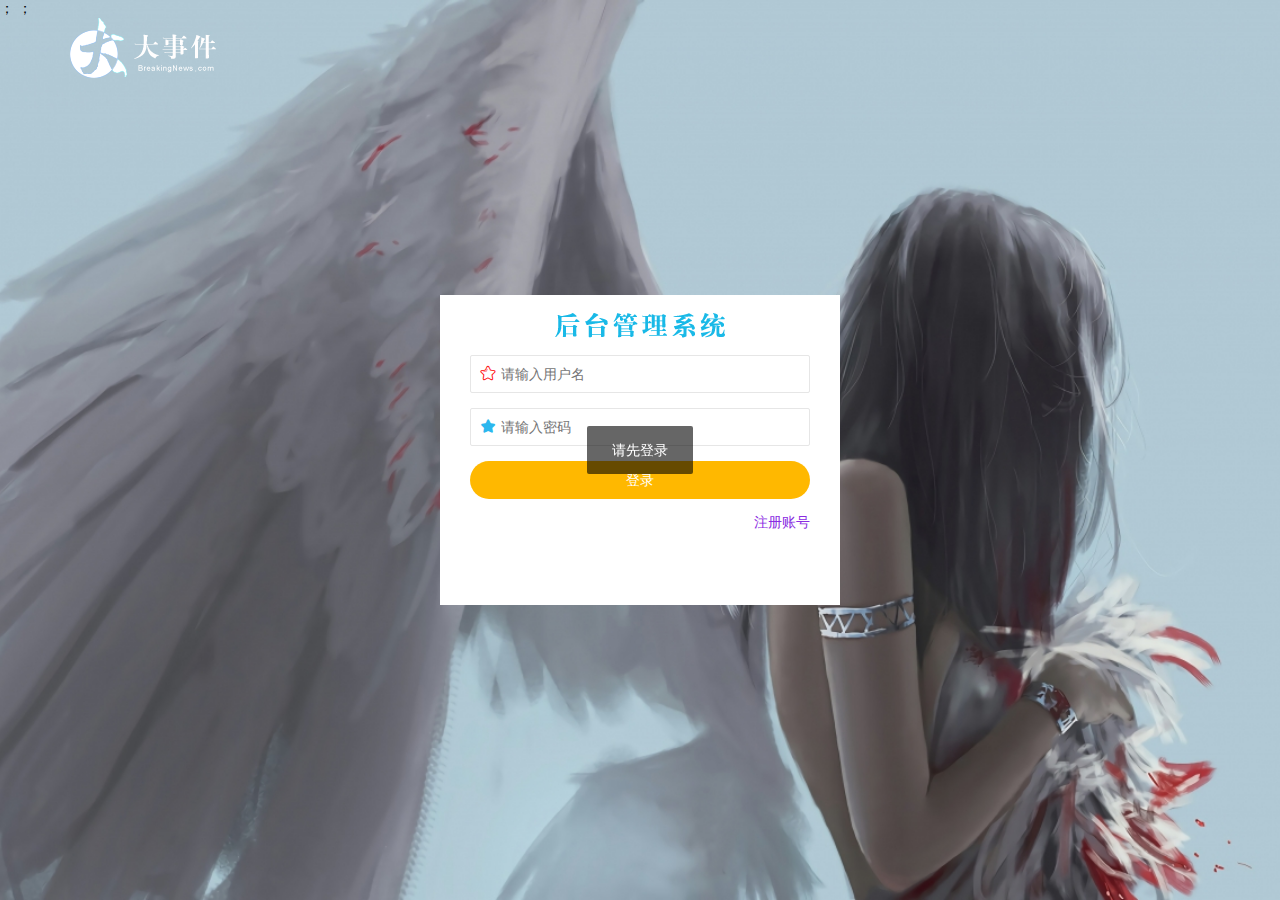
<file: login.html>
<!DOCTYPE html>
<html lang="en">

<head>
    <meta charset="UTF-8">
    <meta name="viewport" content="width=device-width, initial-scale=1.0">
    <title>大事件-登录/注册</title>
    <!-- 导入LayUI的样式 -->
    <link rel="stylesheet" href="./assets/lib/layui/css/layui.css">；
    <!-- 导入自己的样式表 -->
    <link rel="stylesheet" href="./assets/css/login.css">；

</head>

<body>
    <!-- 头部的logo区域 -->
    <div class="layui-main">
        <img src="./assets/images/logo.png" alt="">
    </div>

    <!-- 登录注册区域 -->
    <div class="loginAndRegBox">
        <div class="title-box"></div>
        <!-- 登录的DIV -->
        <div class="login-box">
            <!-- 登录的表单 -->
            <form class="layui-form" id="form-login">
                <!-- 用户名 -->
                <div class="layui-form-item">
                    <div>
                        <i class="layui-icon layui-icon-star" style="color:red;"></i>
                        <input type="text" name="username" required lay-verify="required" placeholder="请输入用户名" autocomplete="off" class="layui-input">
                    </div>
                </div>
                <!-- 密码 -->
                <div class="layui-form-item">
                    <i class="layui-icon layui-icon-star-fill" style="color: rgb(44, 183, 238);"></i>
                    <input type="password" name="password" required lay-verify="required|pwd" placeholder="请输入密码" autocomplete="off" class="layui-input">
                </div>
                <!-- 登录按钮 -->
                <div class="layui-form-item">
                    <!-- 注意：表单提交按钮和普通按钮的区别，就是lay-submit属性 -->
                    <button class="layui-btn layui-btn-fluid layui-btn-radius layui-btn-warm" lay-submit>登录</button>
                </div>
                <div class="layui-form-item links">
                    <a href="javascript:;" id="link_reg">注册账号</a>
                </div>
            </form>
        </div>



        <!-- 注册的DIV -->
        <div class="reg-box">
            <!-- 注册的表单 -->
            <form class="layui-form" id="form-reg">
                <!-- 注册用户名 -->
                <div class="layui-form-item">
                    <div>
                        <i class="layui-icon layui-icon-star" style="color:red;"></i>
                        <input type="text" name="username" required lay-verify="required" placeholder="请输入用户名" autocomplete="off" class="layui-input">
                    </div>
                </div>
                <!-- 注册密码 -->
                <div class="layui-form-item">
                    <i class="layui-icon layui-icon-star-fill" style="color: rgb(44, 183, 238);"></i>
                    <input type="password" name="password" required lay-verify="required|pwd" placeholder="请输入密码" autocomplete="off" class="layui-input">
                </div>
                <!-- 注册-确认密码区域 -->
                <div class="layui-form-item">
                    <i class="layui-icon layui-icon-star-fill" style="color: rgb(240, 224, 87);"></i>
                    <input type="password" name="repassword" required lay-verify="required|pwd|repwd" placeholder="请再次输入密码" autocomplete="off" class="layui-input">
                </div>
                <!-- 注册按钮 -->
                <div class="layui-form-item">
                    <!-- 注意：表单提交按钮和普通按钮的区别，就是lay-submit属性 -->
                    <button class="layui-btn layui-btn-fluid layui-btn-radius layui-btn-danger" lay-submit>注 册</button>
                </div>
                <div class="layui-form-item links">
                    <a href="javascript:;" id="link_login">登 录</a>
                </div>
            </form>
        </div>
    </div>
    <!-- 导入layui.js文件 -->
    <script src="./assets/lib/layui/layui.all.js"></script>
    <!-- 导入JQuery -->
    <script src="./assets/lib/jquery.js "></script>
    <!-- 导入自己封装的baseAPI.js  -->
    <script src="./assets/js/baseAPI.js"></script>
    <!-- 导入自己的JS脚本 -->
    <script src="./assets/js/login.js "></script>
</body>

</html>
</file>
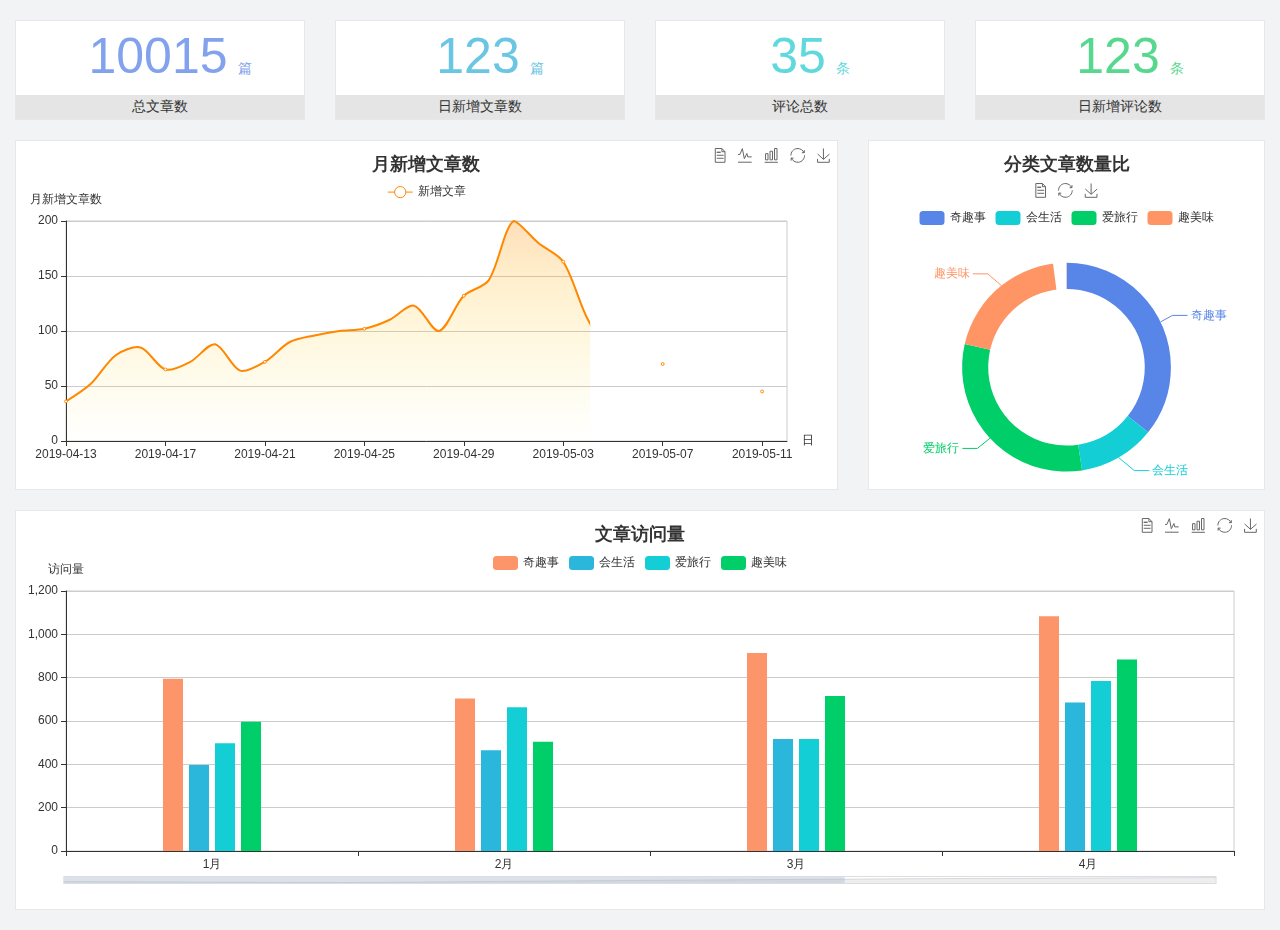
<file: home/dashboard.html>
<!DOCTYPE html>
<html lang="en">

<head>
  <meta charset="UTF-8">
  <meta name="viewport" content="width=device-width, initial-scale=1.0">
  <meta http-equiv="X-UA-Compatible" content="ie=edge">
  <title>图表统计</title>
  <link rel="stylesheet" href="../../assets/lib/bootstrap.css" />
  <link rel="stylesheet" href="../../assets/lib/main.css" />
  <script src="../../assets/lib/jquery.js"></script>
  <script type="text/javascript" src="../../assets/lib/echarts.min.js"></script>
</head>

<body>
  <div class="container-fluid">
    <div class="row spannel_list">
      <div class="col-sm-3 col-xs-6">
        <div class="spannel">
          <em>10015</em><span>篇</span>
          <b>总文章数</b>
        </div>
      </div>
      <div class="col-sm-3 col-xs-6">
        <div class="spannel scolor01">
          <em>123</em><span>篇</span>
          <b>日新增文章数</b>
        </div>
      </div>
      <div class="col-sm-3 col-xs-6">
        <div class="spannel scolor02">
          <em>35</em><span>条</span>
          <b>评论总数</b>
        </div>
      </div>
      <div class="col-sm-3 col-xs-6">
        <div class="spannel scolor03">
          <em>123</em><span>条</span>
          <b>日新增评论数</b>
        </div>
      </div>
    </div>
  </div>

  <div class="container-fluid">
    <div class="row curve-pie">
      <div class="col-lg-8 col-md-8">
        <div class="gragh_pannel" id="curve_show"></div>
      </div>
      <div class="col-lg-4 col-md-4">
        <div class="gragh_pannel" id="pie_show"></div>
      </div>
    </div>
  </div>

  <div class="container-fluid">
    <div class="column_pannel" id="column_show"></div>
  </div>

  <script>
    var oChart = echarts.init(document.getElementById('curve_show'));
    var aList_all = [
      { 'count': 36, 'date': '2019-04-13' },
      { 'count': 52, 'date': '2019-04-14' },
      { 'count': 78, 'date': '2019-04-15' },
      { 'count': 85, 'date': '2019-04-16' },
      { 'count': 65, 'date': '2019-04-17' },
      { 'count': 72, 'date': '2019-04-18' },
      { 'count': 88, 'date': '2019-04-19' },
      { 'count': 64, 'date': '2019-04-20' },
      { 'count': 72, 'date': '2019-04-21' },
      { 'count': 90, 'date': '2019-04-22' },
      { 'count': 96, 'date': '2019-04-23' },
      { 'count': 100, 'date': '2019-04-24' },
      { 'count': 102, 'date': '2019-04-25' },
      { 'count': 110, 'date': '2019-04-26' },
      { 'count': 123, 'date': '2019-04-27' },
      { 'count': 100, 'date': '2019-04-28' },
      { 'count': 132, 'date': '2019-04-29' },
      { 'count': 146, 'date': '2019-04-30' },
      { 'count': 200, 'date': '2019-05-01' },
      { 'count': 180, 'date': '2019-05-02' },
      { 'count': 163, 'date': '2019-05-03' },
      { 'count': 110, 'date': '2019-05-04' },
      { 'count': 80, 'date': '2019-05-05' },
      { 'count': 82, 'date': '2019-05-06' },
      { 'count': 70, 'date': '2019-05-07' },
      { 'count': 65, 'date': '2019-05-08' },
      { 'count': 54, 'date': '2019-05-09' },
      { 'count': 40, 'date': '2019-05-10' },
      { 'count': 45, 'date': '2019-05-11' },
      { 'count': 38, 'date': '2019-05-12' },
    ];

    let aCount = [];
    let aDate = [];

    for (var i = 0; i < aList_all.length; i++) {
      aCount.push(aList_all[i].count);
      aDate.push(aList_all[i].date);
    }

    var chartopt = {
      title: {
        text: '月新增文章数',
        left: 'center',
        top: '10'
      },
      tooltip: {
        trigger: 'axis'
      },
      legend: {
        data: ['新增文章'],
        top: '40'
      },
      toolbox: {
        show: true,
        feature: {
          mark: { show: true },
          dataView: { show: true, readOnly: false },
          magicType: { show: true, type: ['line', 'bar'] },
          restore: { show: true },
          saveAsImage: { show: true }
        }
      },
      calculable: true,
      xAxis: [
        {
          name: '日',
          type: 'category',
          boundaryGap: false,
          data: aDate
        }
      ],
      yAxis: [
        {
          name: '月新增文章数',
          type: 'value'
        }
      ],
      series: [
        {
          name: '新增文章',
          type: 'line',
          smooth: true,
          itemStyle: { normal: { areaStyle: { type: 'default' }, color: '#f80' }, lineStyle: { color: '#f80' } },
          data: aCount
        }],
      areaStyle: {
        normal: {
          color: new echarts.graphic.LinearGradient(0, 0, 0, 1, [{
            offset: 0,
            color: 'rgba(255,136,0,0.39)'
          }, {
            offset: .34,
            color: 'rgba(255,180,0,0.25)'
          }, {
            offset: 1,
            color: 'rgba(255,222,0,0.00)'
          }])

        }
      },
      grid: {
        show: true,
        x: 50,
        x2: 50,
        y: 80,
        height: 220
      }
    };

    oChart.setOption(chartopt);


    var oPie = echarts.init(document.getElementById('pie_show'));
    var oPieopt =
    {
      title: {
        top: 10,
        text: '分类文章数量比',
        x: 'center'
      },
      tooltip: {
        trigger: 'item',
        formatter: "{a} <br/>{b} : {c} ({d}%)"
      },
      color: ['#5885e8', '#13cfd5', '#00ce68', '#ff9565'],
      legend: {
        x: 'center',
        top: 65,
        data: ['奇趣事', '会生活', '爱旅行', '趣美味']
      },
      toolbox: {
        show: true,
        x: 'center',
        top: 35,
        feature: {
          mark: { show: true },
          dataView: { show: true, readOnly: false },
          magicType: {
            show: true,
            type: ['pie', 'funnel'],
            option: {
              funnel: {
                x: '25%',
                width: '50%',
                funnelAlign: 'left',
                max: 1548
              }
            }
          },
          restore: { show: true },
          saveAsImage: { show: true }
        }
      },
      calculable: true,
      series: [
        {
          name: '访问来源',
          type: 'pie',
          radius: ['45%', '60%'],
          center: ['50%', '65%'],
          data: [
            { value: 300, name: '奇趣事' },
            { value: 100, name: '会生活' },
            { value: 260, name: '爱旅行' },
            { value: 180, name: '趣美味' }
          ]
        }
      ]
    };
    oPie.setOption(oPieopt);



    var oColumn = this.echarts.init(document.getElementById('column_show'));
    var oColumnopt =
    {
      title: {
        text: '文章访问量',
        left: 'center',
        top: '10'
      },
      tooltip: {
        trigger: 'axis'
      },
      legend: {
        data: ['奇趣事', '会生活', '爱旅行', '趣美味'],
        top: '40'
      },
      toolbox: {
        show: true,
        feature: {
          mark: { show: true },
          dataView: { show: true, readOnly: false },
          magicType: { show: true, type: ['line', 'bar'] },
          restore: { show: true },
          saveAsImage: { show: true }
        }
      },
      calculable: true,
      xAxis: [
        {
          type: 'category',
          data: ['1月', '2月', '3月', '4月', '5月']
        }
      ],
      yAxis: [
        {
          name: '访问量',
          type: 'value'
        }
      ],
      series: [
        {
          name: '奇趣事',
          type: 'bar',
          barWidth: 20,
          itemStyle: {
            normal: { areaStyle: { type: 'default' }, color: '#fd956a' }
          },
          data: [800, 708, 920, 1090, 1200]
        },
        {
          name: '会生活',
          type: 'bar',
          barWidth: 20,
          itemStyle: {
            normal: { areaStyle: { type: 'default' }, color: '#2bb6db' }
          },
          data: [400, 468, 520, 690, 800]
        },
        {
          name: '爱旅行',
          type: 'bar',
          barWidth: 20,
          itemStyle: {
            normal: { areaStyle: { type: 'default' }, color: '#13cfd5' }
          },
          data: [500, 668, 520, 790, 900]
        },
        {
          name: '趣美味',
          type: 'bar',
          barWidth: 20,
          itemStyle: {
            normal: { areaStyle: { type: 'default' }, color: '#00ce68' }
          },
          data: [600, 508, 720, 890, 1000]
        }
      ],
      grid: {
        show: true,
        x: 50,
        x2: 30,
        y: 80,
        height: 260
      },
      dataZoom: [//给x轴设置滚动条
        {
          start: 0,//默认为0
          end: 100 - 1000 / 31,//默认为100
          type: 'slider',
          show: true,
          xAxisIndex: [0],
          handleSize: 0,//滑动条的 左右2个滑动条的大小
          height: 8,//组件高度
          left: 45, //左边的距离
          right: 50,//右边的距离
          bottom: 26,//右边的距离
          handleColor: '#ddd',//h滑动图标的颜色
          handleStyle: {
            borderColor: "#cacaca",
            borderWidth: "1",
            shadowBlur: 2,
            background: "#ddd",
            shadowColor: "#ddd",
          }
        }]
    };
    oColumn.setOption(oColumnopt);
  </script>
</body>

</html>
</file>
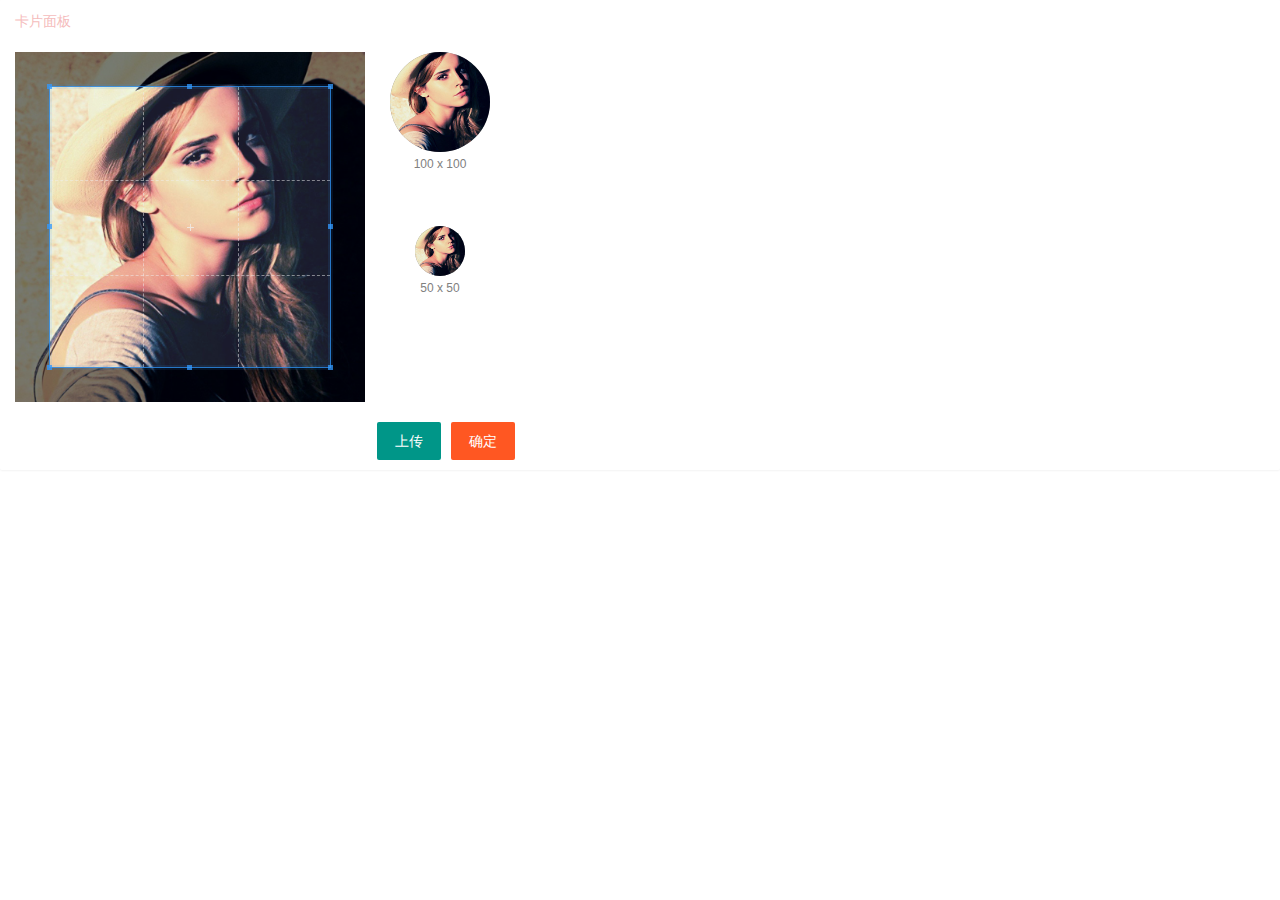
<file: user/useravatar.html>
<!DOCTYPE html>
<html lang="en">

<head>
    <meta charset="UTF-8">
    <meta name="viewport" content="width=device-width, initial-scale=1.0">
    <title>Document</title>
    <link rel="stylesheet" href="../assets/lib/layui/css/layui.css">
    <link rel="stylesheet" href="../assets/lib/cropper/cropper.css">
    <link rel="stylesheet" href="../assets/css/user/useravatar.css">
</head>

<body>

    <div class="layui-card">
        <div class="layui-card-header">卡片面板</div>
        <div class="layui-card-body">
            <!-- 第一行的图片裁剪和预览区域 -->
            <div class="row1">
                <!-- 图片裁剪区域 -->
                <div class="cropper-box">
                    <!-- 这个 img 标签很重要，将来会把它初始化为裁剪区域 -->
                    <img id="image" src="../assets/images/sample.jpg" />
                </div>
                <!-- 图片的预览区域 -->
                <div class="preview-box">
                    <div>
                        <!-- 宽高为 100px 的预览区域 -->
                        <div class="img-preview w100"></div>
                        <p class="size">100 x 100</p>
                    </div>
                    <div>
                        <!-- 宽高为 50px 的预览区域 -->
                        <div class="img-preview w50"></div>
                        <p class="size">50 x 50</p>
                    </div>
                </div>
            </div>
            <!-- 第二行的按钮区域 -->
            <div class="row2">
                <input type="file" id="file" accept="image/png,image/jpeg">
                <button type="button" class="layui-btn" id="btnChooseImage">上传</button>
                <button type="button" class="layui-btn layui-btn-danger" id="btnUpload">确定</button>
            </div>
        </div>
    </div>




    <script src="../assets/lib/layui/layui.all.js"></script>
    <script src="../assets/lib/jquery.js"></script>
    <script src="../assets/lib/cropper/Cropper.js"></script>
    <script src="../assets/lib/cropper/jquery-cropper.js"></script>
    <script src="../assets/js/baseAPI.js"></script>
    <script src="../assets/js/user/useravatar.js"></script>
</body>

</html>
</file>
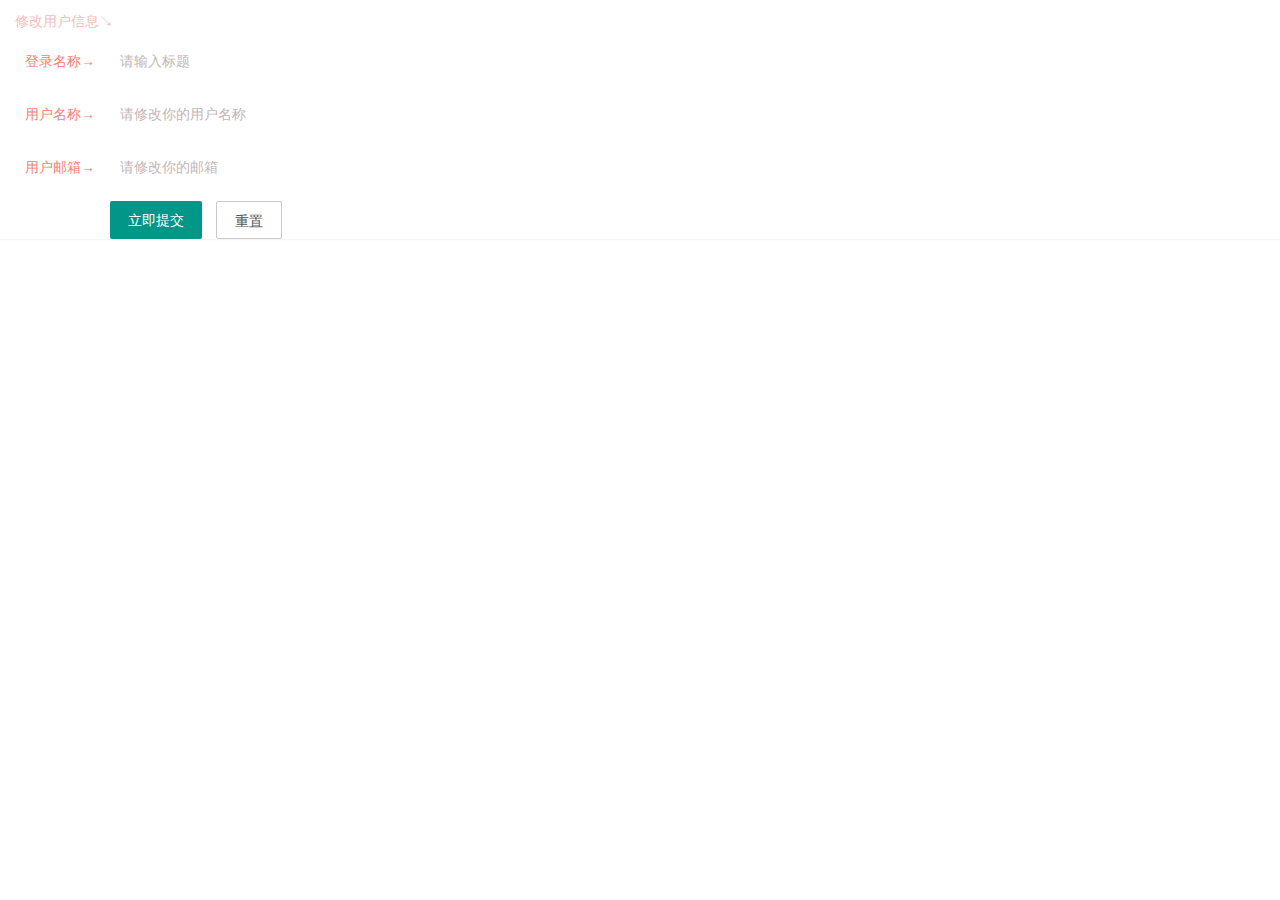
<file: user/userinfo.html>
<!DOCTYPE html>
<html lang="en">

<head>
    <meta charset="UTF-8">
    <meta name="viewport" content="width=device-width, initial-scale=1.0">
    <title>Document</title>
    <link rel="stylesheet" href="../assets/lib/layui/css/layui.css">
    <link rel="stylesheet" href="../assets/css/user/userinfo.css">
</head>

<body>
    <div class="layui-card">
        <div class="layui-card-header">修改用户信息↘</div>
        <form class="layui-form" lay-filter="formUserInfo" id="layui-form">
            <input type="hidden" name="id" value="">
            <div class="layui-form-item">
                <label class="layui-form-label">登录名称→</label>
                <div class="layui-input-block">
                    <input type="text" name="username" required lay-verify="required" placeholder="请输入标题" autocomplete="off" class="layui-input" readonly>
                </div>
            </div>
            <div class="layui-form-item">
                <label class="layui-form-label">用户名称→</label>
                <div class="layui-input-block">
                    <input type="text" name="nickname" required lay-verify="required|nickname" placeholder="请修改你的用户名称" autocomplete="off" class="layui-input">
                </div>
            </div>
            <div class="layui-form-item">
                <label class="layui-form-label">用户邮箱→</label>
                <div class="layui-input-block">
                    <input type="text" name="email" required lay-verify="required|email" placeholder="请修改你的邮箱" autocomplete="off" class="layui-input">
                </div>
            </div>
            <div class="layui-form-item">
                <div class="layui-input-block">
                    <button class="layui-btn" lay-submit lay-filter="formDemo" name="submit">立即提交</button>
                    <button type="reset" class="layui-btn layui-btn-primary" id="btnReset">重置</button>
                </div>
            </div>
        </form>
        <!-- 导入layui的js -->
        <script src="../assets/lib/layui/layui.all.js"></script>
        <!-- 导入JQuery -->
        <script src="../assets/lib/jquery.js"></script>
        <!-- 导入baseAPI.js  -->
        <script src="../assets/js/baseAPI.js"></script>
        <!-- 导入自己的js -->
        <script src="../assets/js/user/userinfo.js"></script>
</body>

</html>
</file>
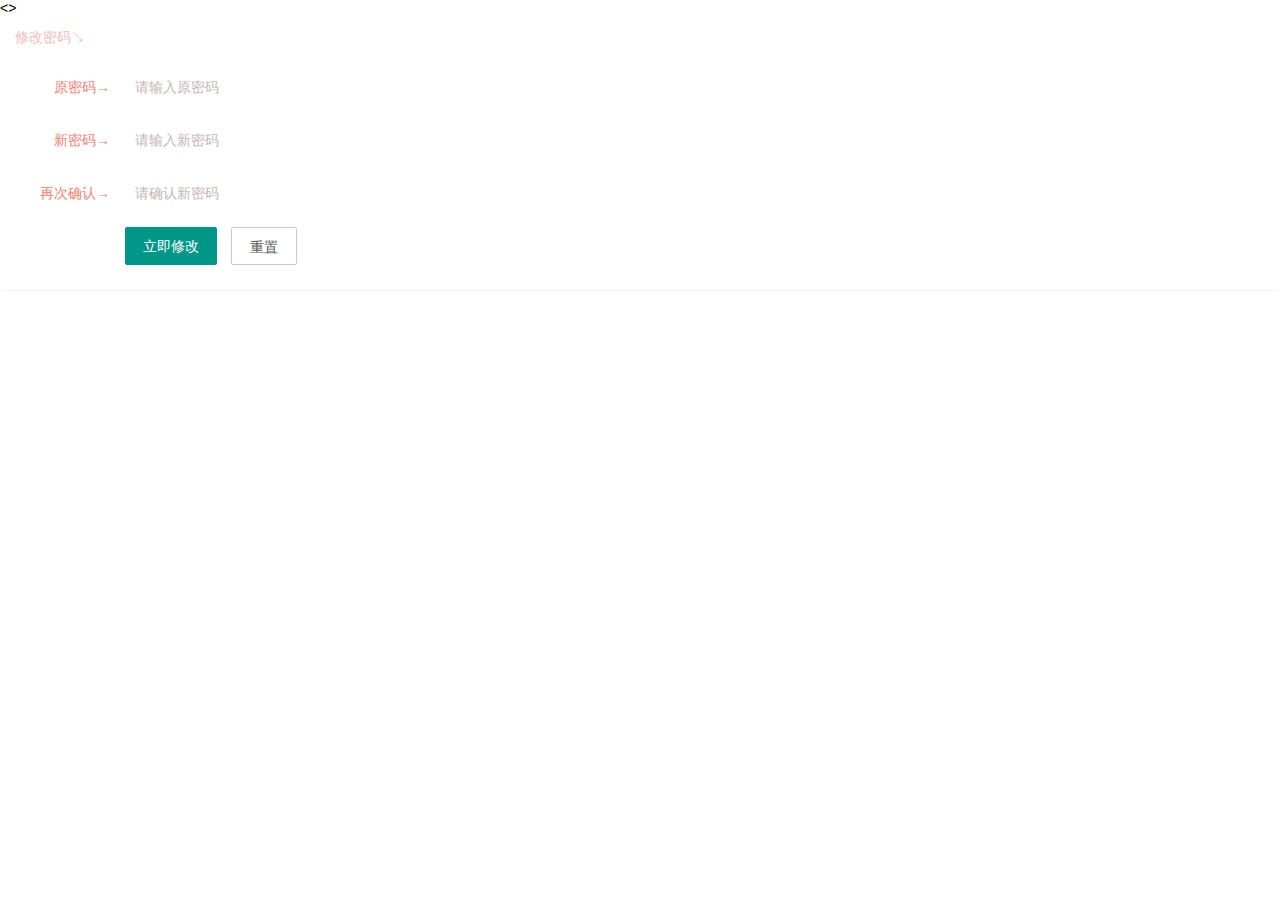
<file: user/userpwd.html>
<!DOCTYPE html>
<html lang="en">

<head>
    <meta charset="UTF-8">
    <meta name="viewport" content="width=device-width, initial-scale=1.0">
    <title>Document</title>
    <link rel="stylesheet" href="../assets/lib/layui/css/layui.css">
    <link rel="stylesheet" href="../assets/css/user/userinfo.css">
</head>

<body>
    <>
        <div class="layui-card">
            <div class="layui-card-header">修改密码↘</div>
            <form class="layui-form" lay-filter="formUserInfo" id="layui-form">
                <div class="layui-card-body">

                    <div class="layui-form-item">
                        <label class="layui-form-label">原密码→</label>
                        <div class="layui-input-block">
                            <input type="password" name="oldPwd" required lay-verify="required|pwd" placeholder="请输入原密码" autocomplete="off" class="layui-input">
                        </div>
                    </div>
                    <div class="layui-form-item">
                        <label class="layui-form-label">新密码→</label>
                        <div class="layui-input-block">
                            <input type="password" name="newPwd" required lay-verify="required|pwd|samepwd" placeholder="请输入新密码" autocomplete="off" class="layui-input">
                        </div>
                    </div>
                    <div class="layui-form-item">
                        <label class="layui-form-label">再次确认→</label>
                        <div class="layui-input-block">
                            <input type="password" name="rePwd" required lay-verify="required|pwd|rePwd" placeholder="请确认新密码" autocomplete="off" class="layui-input">
                        </div>
                    </div>
                    <div class="layui-form-item">
                        <div class="layui-input-block">
                            <button class="layui-btn" lay-submit lay-filter="formDemo" name="submit">立即修改</button>
                            <button type="reset" class="layui-btn layui-btn-primary" id="btnReset">重置</button>
                        </div>
                    </div>
                </div>
        </div>
        </form>
        <script src="../assets/lib/layui/layui.all.js"></script>
        <script src="../assets/lib/jquery.js"></script>
        <script src="../assets/js/baseAPI.js"></script>
        <script src="../assets/js/user/userpwd.js"></script>
</body>

</html>
</file>
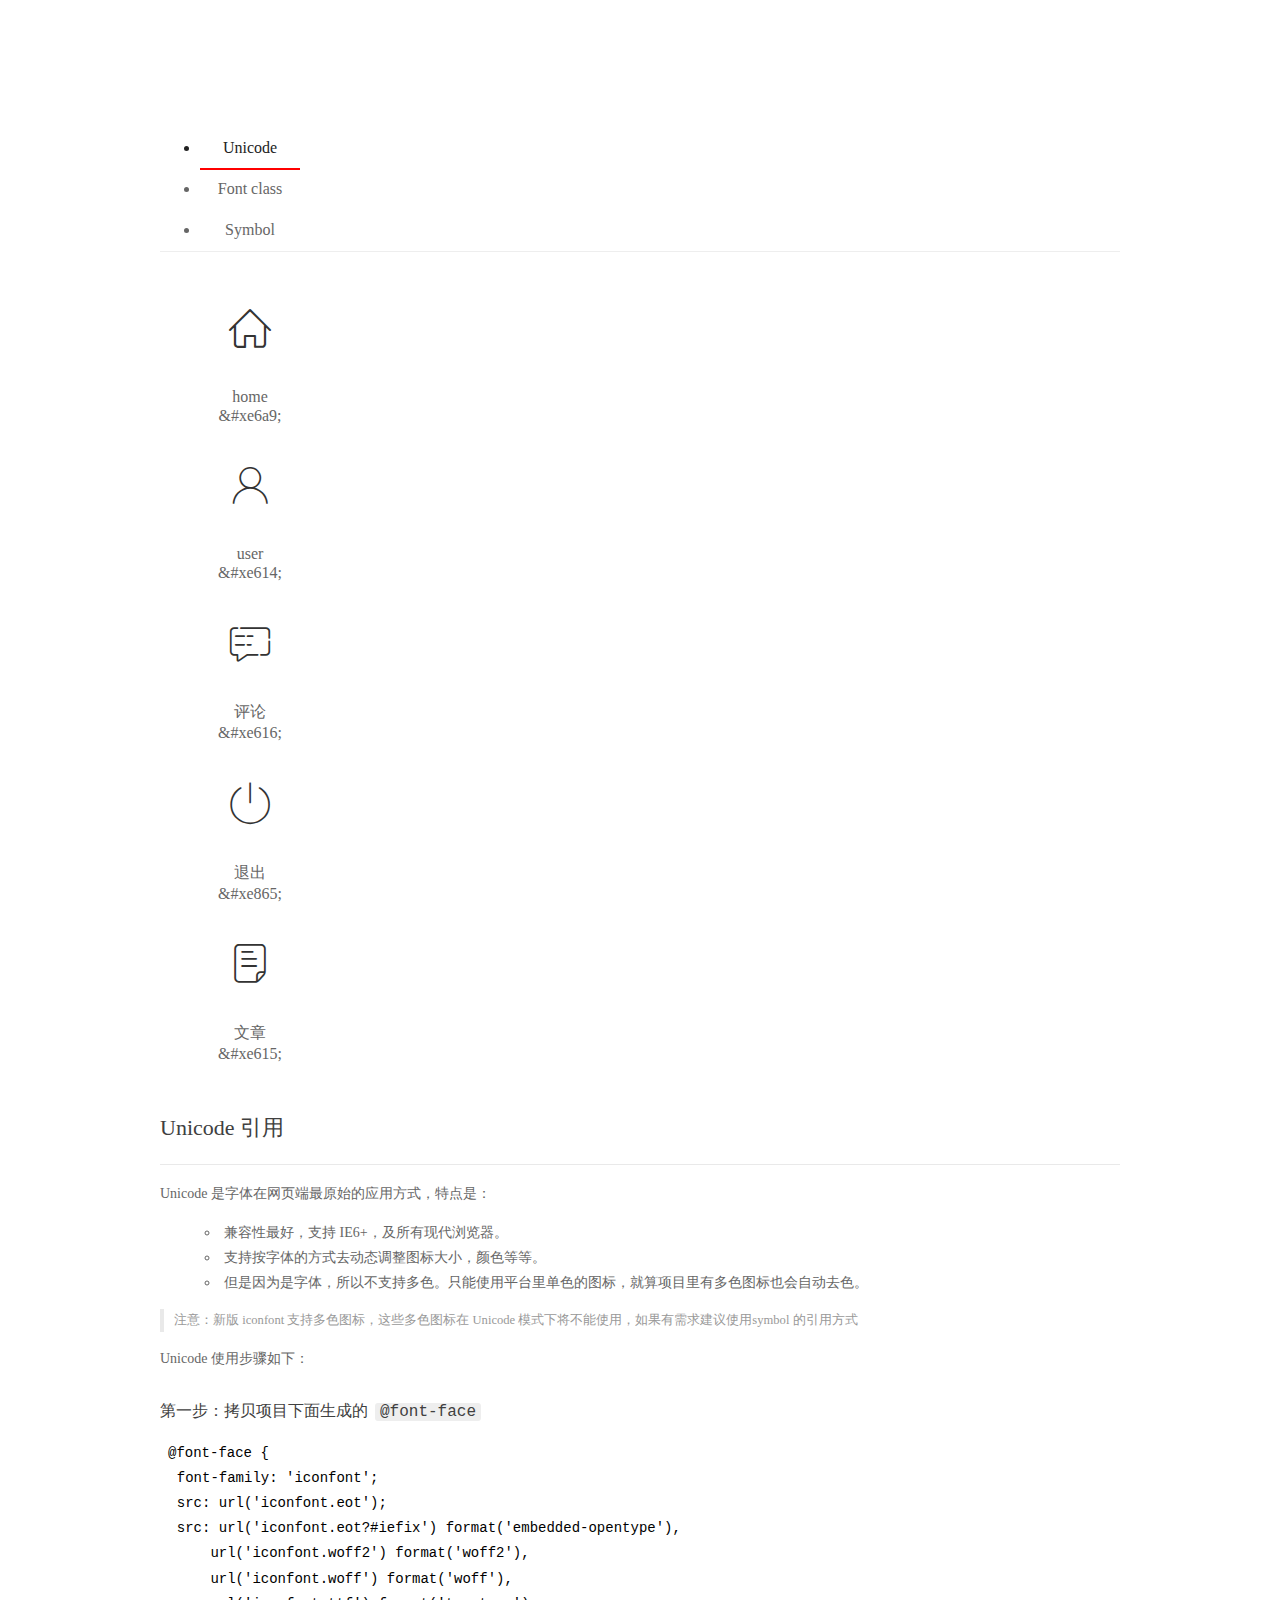
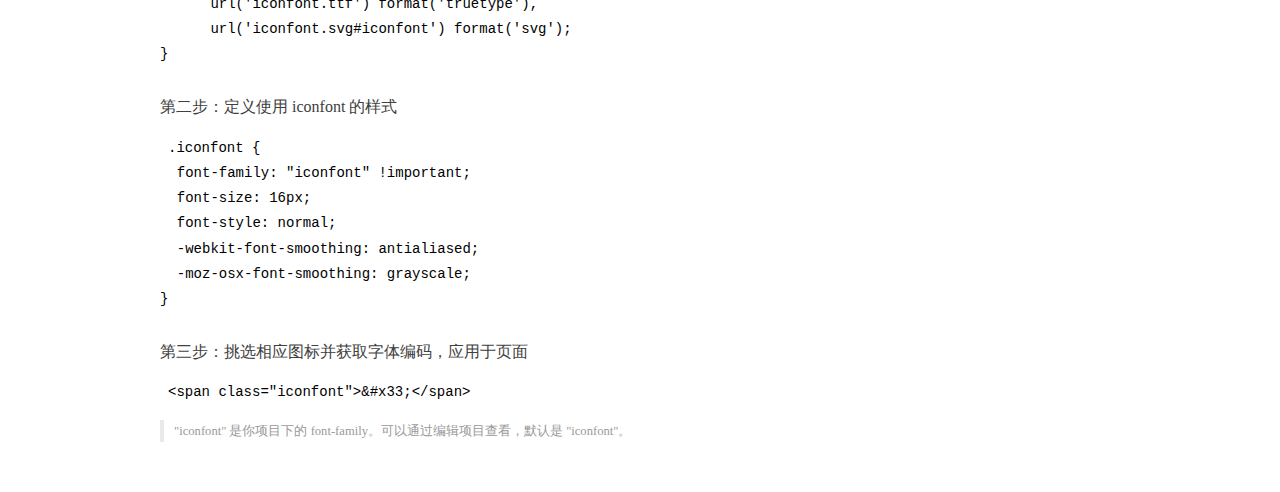
<file: assets/fonts/demo_index.html>
<!DOCTYPE html>
<html>
<head>
  <meta charset="utf-8"/>
  <title>IconFont Demo</title>
  <link rel="shortcut icon" href="https://gtms04.alicdn.com/tps/i4/TB1_oz6GVXXXXaFXpXXJDFnIXXX-64-64.ico" type="image/x-icon"/>
  <link rel="stylesheet" href="https://g.alicdn.com/thx/cube/1.3.2/cube.min.css">
  <link rel="stylesheet" href="demo.css">
  <link rel="stylesheet" href="iconfont.css">
  <script src="iconfont.js"></script>
  <!-- jQuery -->
  <script src="https://a1.alicdn.com/oss/uploads/2018/12/26/7bfddb60-08e8-11e9-9b04-53e73bb6408b.js"></script>
  <!-- 代码高亮 -->
  <script src="https://a1.alicdn.com/oss/uploads/2018/12/26/a3f714d0-08e6-11e9-8a15-ebf944d7534c.js"></script>
</head>
<body>
  <div class="main">
    <h1 class="logo"><a href="https://www.iconfont.cn/" title="iconfont 首页" target="_blank">&#xe86b;</a></h1>
    <div class="nav-tabs">
      <ul id="tabs" class="dib-box">
        <li class="dib active"><span>Unicode</span></li>
        <li class="dib"><span>Font class</span></li>
        <li class="dib"><span>Symbol</span></li>
      </ul>
      
    </div>
    <div class="tab-container">
      <div class="content unicode" style="display: block;">
          <ul class="icon_lists dib-box">
          
            <li class="dib">
              <span class="icon iconfont">&#xe6a9;</span>
                <div class="name">home</div>
                <div class="code-name">&amp;#xe6a9;</div>
              </li>
          
            <li class="dib">
              <span class="icon iconfont">&#xe614;</span>
                <div class="name">user</div>
                <div class="code-name">&amp;#xe614;</div>
              </li>
          
            <li class="dib">
              <span class="icon iconfont">&#xe616;</span>
                <div class="name">评论</div>
                <div class="code-name">&amp;#xe616;</div>
              </li>
          
            <li class="dib">
              <span class="icon iconfont">&#xe865;</span>
                <div class="name">退出</div>
                <div class="code-name">&amp;#xe865;</div>
              </li>
          
            <li class="dib">
              <span class="icon iconfont">&#xe615;</span>
                <div class="name">文章</div>
                <div class="code-name">&amp;#xe615;</div>
              </li>
          
          </ul>
          <div class="article markdown">
          <h2 id="unicode-">Unicode 引用</h2>
          <hr>

          <p>Unicode 是字体在网页端最原始的应用方式，特点是：</p>
          <ul>
            <li>兼容性最好，支持 IE6+，及所有现代浏览器。</li>
            <li>支持按字体的方式去动态调整图标大小，颜色等等。</li>
            <li>但是因为是字体，所以不支持多色。只能使用平台里单色的图标，就算项目里有多色图标也会自动去色。</li>
          </ul>
          <blockquote>
            <p>注意：新版 iconfont 支持多色图标，这些多色图标在 Unicode 模式下将不能使用，如果有需求建议使用symbol 的引用方式</p>
          </blockquote>
          <p>Unicode 使用步骤如下：</p>
          <h3 id="-font-face">第一步：拷贝项目下面生成的 <code>@font-face</code></h3>
<pre><code class="language-css"
>@font-face {
  font-family: 'iconfont';
  src: url('iconfont.eot');
  src: url('iconfont.eot?#iefix') format('embedded-opentype'),
      url('iconfont.woff2') format('woff2'),
      url('iconfont.woff') format('woff'),
      url('iconfont.ttf') format('truetype'),
      url('iconfont.svg#iconfont') format('svg');
}
</code></pre>
          <h3 id="-iconfont-">第二步：定义使用 iconfont 的样式</h3>
<pre><code class="language-css"
>.iconfont {
  font-family: "iconfont" !important;
  font-size: 16px;
  font-style: normal;
  -webkit-font-smoothing: antialiased;
  -moz-osx-font-smoothing: grayscale;
}
</code></pre>
          <h3 id="-">第三步：挑选相应图标并获取字体编码，应用于页面</h3>
<pre>
<code class="language-html"
>&lt;span class="iconfont"&gt;&amp;#x33;&lt;/span&gt;
</code></pre>
          <blockquote>
            <p>"iconfont" 是你项目下的 font-family。可以通过编辑项目查看，默认是 "iconfont"。</p>
          </blockquote>
          </div>
      </div>
      <div class="content font-class">
        <ul class="icon_lists dib-box">
          
          <li class="dib">
            <span class="icon iconfont icon-home"></span>
            <div class="name">
              home
            </div>
            <div class="code-name">.icon-home
            </div>
          </li>
          
          <li class="dib">
            <span class="icon iconfont icon-user"></span>
            <div class="name">
              user
            </div>
            <div class="code-name">.icon-user
            </div>
          </li>
          
          <li class="dib">
            <span class="icon iconfont icon-pinglun"></span>
            <div class="name">
              评论
            </div>
            <div class="code-name">.icon-pinglun
            </div>
          </li>
          
          <li class="dib">
            <span class="icon iconfont icon-tuichu"></span>
            <div class="name">
              退出
            </div>
            <div class="code-name">.icon-tuichu
            </div>
          </li>
          
          <li class="dib">
            <span class="icon iconfont icon-16"></span>
            <div class="name">
              文章
            </div>
            <div class="code-name">.icon-16
            </div>
          </li>
          
        </ul>
        <div class="article markdown">
        <h2 id="font-class-">font-class 引用</h2>
        <hr>

        <p>font-class 是 Unicode 使用方式的一种变种，主要是解决 Unicode 书写不直观，语意不明确的问题。</p>
        <p>与 Unicode 使用方式相比，具有如下特点：</p>
        <ul>
          <li>兼容性良好，支持 IE8+，及所有现代浏览器。</li>
          <li>相比于 Unicode 语意明确，书写更直观。可以很容易分辨这个 icon 是什么。</li>
          <li>因为使用 class 来定义图标，所以当要替换图标时，只需要修改 class 里面的 Unicode 引用。</li>
          <li>不过因为本质上还是使用的字体，所以多色图标还是不支持的。</li>
        </ul>
        <p>使用步骤如下：</p>
        <h3 id="-fontclass-">第一步：引入项目下面生成的 fontclass 代码：</h3>
<pre><code class="language-html">&lt;link rel="stylesheet" href="./iconfont.css"&gt;
</code></pre>
        <h3 id="-">第二步：挑选相应图标并获取类名，应用于页面：</h3>
<pre><code class="language-html">&lt;span class="iconfont icon-xxx"&gt;&lt;/span&gt;
</code></pre>
        <blockquote>
          <p>"
            iconfont" 是你项目下的 font-family。可以通过编辑项目查看，默认是 "iconfont"。</p>
        </blockquote>
      </div>
      </div>
      <div class="content symbol">
          <ul class="icon_lists dib-box">
          
            <li class="dib">
                <svg class="icon svg-icon" aria-hidden="true">
                  <use xlink:href="#icon-home"></use>
                </svg>
                <div class="name">home</div>
                <div class="code-name">#icon-home</div>
            </li>
          
            <li class="dib">
                <svg class="icon svg-icon" aria-hidden="true">
                  <use xlink:href="#icon-user"></use>
                </svg>
                <div class="name">user</div>
                <div class="code-name">#icon-user</div>
            </li>
          
            <li class="dib">
                <svg class="icon svg-icon" aria-hidden="true">
                  <use xlink:href="#icon-pinglun"></use>
                </svg>
                <div class="name">评论</div>
                <div class="code-name">#icon-pinglun</div>
            </li>
          
            <li class="dib">
                <svg class="icon svg-icon" aria-hidden="true">
                  <use xlink:href="#icon-tuichu"></use>
                </svg>
                <div class="name">退出</div>
                <div class="code-name">#icon-tuichu</div>
            </li>
          
            <li class="dib">
                <svg class="icon svg-icon" aria-hidden="true">
                  <use xlink:href="#icon-16"></use>
                </svg>
                <div class="name">文章</div>
                <div class="code-name">#icon-16</div>
            </li>
          
          </ul>
          <div class="article markdown">
          <h2 id="symbol-">Symbol 引用</h2>
          <hr>

          <p>这是一种全新的使用方式，应该说这才是未来的主流，也是平台目前推荐的用法。相关介绍可以参考这篇<a href="">文章</a>
            这种用法其实是做了一个 SVG 的集合，与另外两种相比具有如下特点：</p>
          <ul>
            <li>支持多色图标了，不再受单色限制。</li>
            <li>通过一些技巧，支持像字体那样，通过 <code>font-size</code>, <code>color</code> 来调整样式。</li>
            <li>兼容性较差，支持 IE9+，及现代浏览器。</li>
            <li>浏览器渲染 SVG 的性能一般，还不如 png。</li>
          </ul>
          <p>使用步骤如下：</p>
          <h3 id="-symbol-">第一步：引入项目下面生成的 symbol 代码：</h3>
<pre><code class="language-html">&lt;script src="./iconfont.js"&gt;&lt;/script&gt;
</code></pre>
          <h3 id="-css-">第二步：加入通用 CSS 代码（引入一次就行）：</h3>
<pre><code class="language-html">&lt;style&gt;
.icon {
  width: 1em;
  height: 1em;
  vertical-align: -0.15em;
  fill: currentColor;
  overflow: hidden;
}
&lt;/style&gt;
</code></pre>
          <h3 id="-">第三步：挑选相应图标并获取类名，应用于页面：</h3>
<pre><code class="language-html">&lt;svg class="icon" aria-hidden="true"&gt;
  &lt;use xlink:href="#icon-xxx"&gt;&lt;/use&gt;
&lt;/svg&gt;
</code></pre>
          </div>
      </div>

    </div>
  </div>
  <script>
  $(document).ready(function () {
      $('.tab-container .content:first').show()

      $('#tabs li').click(function (e) {
        var tabContent = $('.tab-container .content')
        var index = $(this).index()

        if ($(this).hasClass('active')) {
          return
        } else {
          $('#tabs li').removeClass('active')
          $(this).addClass('active')

          tabContent.hide().eq(index).fadeIn()
        }
      })
    })
  </script>
</body>
</html>
</file>
<file: assets/lib/layui/css/layui.css>
/** layui-v2.5.5 MIT License By https://www.layui.com */

.layui-inline,
img {
    display: inline-block;
    vertical-align: middle
}

h1,
h2,
h3,
h4,
h5,
h6 {
    font-weight: 400
}

.layui-edge,
.layui-header,
.layui-inline,
.layui-main {
    position: relative
}

.layui-body,
.layui-edge,
.layui-elip {
    overflow: hidden
}

.layui-btn,
.layui-edge,
.layui-inline,
img {
    vertical-align: middle
}

.layui-btn,
.layui-disabled,
.layui-icon,
.layui-unselect {
    -moz-user-select: none;
    -webkit-user-select: none;
    -ms-user-select: none
}

.layui-elip,
.layui-form-checkbox span,
.layui-form-pane .layui-form-label {
    text-overflow: ellipsis;
    white-space: nowrap
}

.layui-breadcrumb,
.layui-tree-btnGroup {
    visibility: hidden
}

blockquote,
body,
button,
dd,
div,
dl,
dt,
form,
h1,
h2,
h3,
h4,
h5,
h6,
input,
li,
ol,
p,
pre,
td,
textarea,
th,
ul {
    margin: 0;
    padding: 0;
    -webkit-tap-highlight-color: rgba(0, 0, 0, 0)
}

a:active,
a:hover {
    outline: 0
}

img {
    border: none
}

li {
    list-style: none
}

table {
    border-collapse: collapse;
    border-spacing: 0
}

h4,
h5,
h6 {
    font-size: 100%
}

button,
input,
optgroup,
option,
select,
textarea {
    font-family: inherit;
    font-size: inherit;
    font-style: inherit;
    font-weight: inherit;
    outline: 0
}

pre {
    white-space: pre-wrap;
    white-space: -moz-pre-wrap;
    white-space: -pre-wrap;
    white-space: -o-pre-wrap;
    word-wrap: break-word
}

body {
    line-height: 24px;
    font: 14px Helvetica Neue, Helvetica, PingFang SC, Tahoma, Arial, sans-serif
}

hr {
    height: 1px;
    margin: 10px 0;
    border: 0;
    clear: both
}

a {
    color: #333;
    text-decoration: none
}

a:hover {
    color: #777
}

a cite {
    font-style: normal;
    *cursor: pointer
}

.layui-border-box,
.layui-border-box * {
    box-sizing: border-box
}

.layui-box,
.layui-box * {
    box-sizing: content-box
}

.layui-clear {
    clear: both;
    *zoom: 1
}

.layui-clear:after {
    content: '\20';
    clear: both;
    *zoom: 1;
    display: block;
    height: 0
}

.layui-inline {
    *display: inline;
    *zoom: 1
}

.layui-edge {
    display: inline-block;
    width: 0;
    height: 0;
    border-width: 6px;
    border-style: dashed;
    border-color: transparent
}

.layui-edge-top {
    top: -4px;
    border-bottom-color: #999;
    border-bottom-style: solid
}

.layui-edge-right {
    border-left-color: #999;
    border-left-style: solid
}

.layui-edge-bottom {
    top: 2px;
    border-top-color: #999;
    border-top-style: solid
}

.layui-edge-left {
    border-right-color: #999;
    border-right-style: solid
}

.layui-disabled,
.layui-disabled:hover {
    color: #d2d2d2!important;
    cursor: not-allowed!important
}

.layui-circle {
    border-radius: 100%
}

.layui-show {
    display: block!important
}

.layui-hide {
    display: none!important
}

@font-face {
    font-family: layui-icon;
    src: url(../font/iconfont.eot?v=250);
    src: url(../font/iconfont.eot?v=250#iefix) format('embedded-opentype'), url(../font/iconfont.woff2?v=250) format('woff2'), url(../font/iconfont.woff?v=250) format('woff'), url(../font/iconfont.ttf?v=250) format('truetype'), url(../font/iconfont.svg?v=250#layui-icon) format('svg')
}

.layui-icon {
    font-family: layui-icon!important;
    font-size: 16px;
    font-style: normal;
    -webkit-font-smoothing: antialiased;
    -moz-osx-font-smoothing: grayscale
}

.layui-icon-reply-fill:before {
    content: "\e611"
}

.layui-icon-set-fill:before {
    content: "\e614"
}

.layui-icon-menu-fill:before {
    content: "\e60f"
}

.layui-icon-search:before {
    content: "\e615"
}

.layui-icon-share:before {
    content: "\e641"
}

.layui-icon-set-sm:before {
    content: "\e620"
}

.layui-icon-engine:before {
    content: "\e628"
}

.layui-icon-close:before {
    content: "\1006"
}

.layui-icon-close-fill:before {
    content: "\1007"
}

.layui-icon-chart-screen:before {
    content: "\e629"
}

.layui-icon-star:before {
    content: "\e600"
}

.layui-icon-circle-dot:before {
    content: "\e617"
}

.layui-icon-chat:before {
    content: "\e606"
}

.layui-icon-release:before {
    content: "\e609"
}

.layui-icon-list:before {
    content: "\e60a"
}

.layui-icon-chart:before {
    content: "\e62c"
}

.layui-icon-ok-circle:before {
    content: "\1005"
}

.layui-icon-layim-theme:before {
    content: "\e61b"
}

.layui-icon-table:before {
    content: "\e62d"
}

.layui-icon-right:before {
    content: "\e602"
}

.layui-icon-left:before {
    content: "\e603"
}

.layui-icon-cart-simple:before {
    content: "\e698"
}

.layui-icon-face-cry:before {
    content: "\e69c"
}

.layui-icon-face-smile:before {
    content: "\e6af"
}

.layui-icon-survey:before {
    content: "\e6b2"
}

.layui-icon-tree:before {
    content: "\e62e"
}

.layui-icon-upload-circle:before {
    content: "\e62f"
}

.layui-icon-add-circle:before {
    content: "\e61f"
}

.layui-icon-download-circle:before {
    content: "\e601"
}

.layui-icon-templeate-1:before {
    content: "\e630"
}

.layui-icon-util:before {
    content: "\e631"
}

.layui-icon-face-surprised:before {
    content: "\e664"
}

.layui-icon-edit:before {
    content: "\e642"
}

.layui-icon-speaker:before {
    content: "\e645"
}

.layui-icon-down:before {
    content: "\e61a"
}

.layui-icon-file:before {
    content: "\e621"
}

.layui-icon-layouts:before {
    content: "\e632"
}

.layui-icon-rate-half:before {
    content: "\e6c9"
}

.layui-icon-add-circle-fine:before {
    content: "\e608"
}

.layui-icon-prev-circle:before {
    content: "\e633"
}

.layui-icon-read:before {
    content: "\e705"
}

.layui-icon-404:before {
    content: "\e61c"
}

.layui-icon-carousel:before {
    content: "\e634"
}

.layui-icon-help:before {
    content: "\e607"
}

.layui-icon-code-circle:before {
    content: "\e635"
}

.layui-icon-water:before {
    content: "\e636"
}

.layui-icon-username:before {
    content: "\e66f"
}

.layui-icon-find-fill:before {
    content: "\e670"
}

.layui-icon-about:before {
    content: "\e60b"
}

.layui-icon-location:before {
    content: "\e715"
}

.layui-icon-up:before {
    content: "\e619"
}

.layui-icon-pause:before {
    content: "\e651"
}

.layui-icon-date:before {
    content: "\e637"
}

.layui-icon-layim-uploadfile:before {
    content: "\e61d"
}

.layui-icon-delete:before {
    content: "\e640"
}

.layui-icon-play:before {
    content: "\e652"
}

.layui-icon-top:before {
    content: "\e604"
}

.layui-icon-friends:before {
    content: "\e612"
}

.layui-icon-refresh-3:before {
    content: "\e9aa"
}

.layui-icon-ok:before {
    content: "\e605"
}

.layui-icon-layer:before {
    content: "\e638"
}

.layui-icon-face-smile-fine:before {
    content: "\e60c"
}

.layui-icon-dollar:before {
    content: "\e659"
}

.layui-icon-group:before {
    content: "\e613"
}

.layui-icon-layim-download:before {
    content: "\e61e"
}

.layui-icon-picture-fine:before {
    content: "\e60d"
}

.layui-icon-link:before {
    content: "\e64c"
}

.layui-icon-diamond:before {
    content: "\e735"
}

.layui-icon-log:before {
    content: "\e60e"
}

.layui-icon-rate-solid:before {
    content: "\e67a"
}

.layui-icon-fonts-del:before {
    content: "\e64f"
}

.layui-icon-unlink:before {
    content: "\e64d"
}

.layui-icon-fonts-clear:before {
    content: "\e639"
}

.layui-icon-triangle-r:before {
    content: "\e623"
}

.layui-icon-circle:before {
    content: "\e63f"
}

.layui-icon-radio:before {
    content: "\e643"
}

.layui-icon-align-center:before {
    content: "\e647"
}

.layui-icon-align-right:before {
    content: "\e648"
}

.layui-icon-align-left:before {
    content: "\e649"
}

.layui-icon-loading-1:before {
    content: "\e63e"
}

.layui-icon-return:before {
    content: "\e65c"
}

.layui-icon-fonts-strong:before {
    content: "\e62b"
}

.layui-icon-upload:before {
    content: "\e67c"
}

.layui-icon-dialogue:before {
    content: "\e63a"
}

.layui-icon-video:before {
    content: "\e6ed"
}

.layui-icon-headset:before {
    content: "\e6fc"
}

.layui-icon-cellphone-fine:before {
    content: "\e63b"
}

.layui-icon-add-1:before {
    content: "\e654"
}

.layui-icon-face-smile-b:before {
    content: "\e650"
}

.layui-icon-fonts-html:before {
    content: "\e64b"
}

.layui-icon-form:before {
    content: "\e63c"
}

.layui-icon-cart:before {
    content: "\e657"
}

.layui-icon-camera-fill:before {
    content: "\e65d"
}

.layui-icon-tabs:before {
    content: "\e62a"
}

.layui-icon-fonts-code:before {
    content: "\e64e"
}

.layui-icon-fire:before {
    content: "\e756"
}

.layui-icon-set:before {
    content: "\e716"
}

.layui-icon-fonts-u:before {
    content: "\e646"
}

.layui-icon-triangle-d:before {
    content: "\e625"
}

.layui-icon-tips:before {
    content: "\e702"
}

.layui-icon-picture:before {
    content: "\e64a"
}

.layui-icon-more-vertical:before {
    content: "\e671"
}

.layui-icon-flag:before {
    content: "\e66c"
}

.layui-icon-loading:before {
    content: "\e63d"
}

.layui-icon-fonts-i:before {
    content: "\e644"
}

.layui-icon-refresh-1:before {
    content: "\e666"
}

.layui-icon-rmb:before {
    content: "\e65e"
}

.layui-icon-home:before {
    content: "\e68e"
}

.layui-icon-user:before {
    content: "\e770"
}

.layui-icon-notice:before {
    content: "\e667"
}

.layui-icon-login-weibo:before {
    content: "\e675"
}

.layui-icon-voice:before {
    content: "\e688"
}

.layui-icon-upload-drag:before {
    content: "\e681"
}

.layui-icon-login-qq:before {
    content: "\e676"
}

.layui-icon-snowflake:before {
    content: "\e6b1"
}

.layui-icon-file-b:before {
    content: "\e655"
}

.layui-icon-template:before {
    content: "\e663"
}

.layui-icon-auz:before {
    content: "\e672"
}

.layui-icon-console:before {
    content: "\e665"
}

.layui-icon-app:before {
    content: "\e653"
}

.layui-icon-prev:before {
    content: "\e65a"
}

.layui-icon-website:before {
    content: "\e7ae"
}

.layui-icon-next:before {
    content: "\e65b"
}

.layui-icon-component:before {
    content: "\e857"
}

.layui-icon-more:before {
    content: "\e65f"
}

.layui-icon-login-wechat:before {
    content: "\e677"
}

.layui-icon-shrink-right:before {
    content: "\e668"
}

.layui-icon-spread-left:before {
    content: "\e66b"
}

.layui-icon-camera:before {
    content: "\e660"
}

.layui-icon-note:before {
    content: "\e66e"
}

.layui-icon-refresh:before {
    content: "\e669"
}

.layui-icon-female:before {
    content: "\e661"
}

.layui-icon-male:before {
    content: "\e662"
}

.layui-icon-password:before {
    content: "\e673"
}

.layui-icon-senior:before {
    content: "\e674"
}

.layui-icon-theme:before {
    content: "\e66a"
}

.layui-icon-tread:before {
    content: "\e6c5"
}

.layui-icon-praise:before {
    content: "\e6c6"
}

.layui-icon-star-fill:before {
    content: "\e658"
}

.layui-icon-rate:before {
    content: "\e67b"
}

.layui-icon-template-1:before {
    content: "\e656"
}

.layui-icon-vercode:before {
    content: "\e679"
}

.layui-icon-cellphone:before {
    content: "\e678"
}

.layui-icon-screen-full:before {
    content: "\e622"
}

.layui-icon-screen-restore:before {
    content: "\e758"
}

.layui-icon-cols:before {
    content: "\e610"
}

.layui-icon-export:before {
    content: "\e67d"
}

.layui-icon-print:before {
    content: "\e66d"
}

.layui-icon-slider:before {
    content: "\e714"
}

.layui-icon-addition:before {
    content: "\e624"
}

.layui-icon-subtraction:before {
    content: "\e67e"
}

.layui-icon-service:before {
    content: "\e626"
}

.layui-icon-transfer:before {
    content: "\e691"
}

.layui-main {
    width: 1140px;
    margin: 0 auto
}

.layui-header {
    z-index: 1000;
    height: 60px
}

.layui-header a:hover {
    transition: all .5s;
    -webkit-transition: all .5s
}

.layui-side {
    position: fixed;
    left: 0;
    top: 0;
    bottom: 0;
    z-index: 999;
    width: 200px;
    overflow-x: hidden
}

.layui-side-scroll {
    position: relative;
    width: 220px;
    height: 100%;
    overflow-x: hidden
}

.layui-body {
    position: absolute;
    left: 200px;
    right: 0;
    top: 0;
    bottom: 0;
    z-index: 998;
    width: auto;
    overflow-y: auto;
    box-sizing: border-box;
    background: url(../../../images/7.jpg) no-repeat center;
}

.layui-layout-body {
    overflow: hidden
}

.layui-layout-admin .layui-header {
    background-color: #23262E
}

.layui-layout-admin .layui-side {
    top: 60px;
    width: 200px;
    overflow-x: hidden
}

.layui-layout-admin .layui-body {
    position: fixed;
    top: 60px;
    bottom: 44px
}

.layui-layout-admin .layui-main {
    width: auto;
    margin: 0 15px
}

.layui-layout-admin .layui-footer {
    position: fixed;
    left: 200px;
    right: 0;
    bottom: 0;
    height: 44px;
    line-height: 44px;
    padding: 0 15px;
    /* background-color: #eee */
}

.layui-layout-admin .layui-logo {
    position: absolute;
    left: 0;
    top: 0;
    width: 200px;
    height: 100%;
    line-height: 60px;
    text-align: center;
    color: #009688;
    font-size: 16px
}

.layui-layout-admin .layui-header .layui-nav {
    background: 0 0
}

.layui-layout-left {
    position: absolute!important;
    left: 200px;
    top: 0
}

.layui-layout-right {
    position: absolute!important;
    right: 0;
    top: 0
}

.layui-container {
    position: relative;
    margin: 0 auto;
    padding: 0 15px;
    box-sizing: border-box
}

.layui-fluid {
    position: relative;
    margin: 0 auto;
    padding: 0 15px
}

.layui-row:after,
.layui-row:before {
    content: '';
    display: block;
    clear: both
}

.layui-col-lg1,
.layui-col-lg10,
.layui-col-lg11,
.layui-col-lg12,
.layui-col-lg2,
.layui-col-lg3,
.layui-col-lg4,
.layui-col-lg5,
.layui-col-lg6,
.layui-col-lg7,
.layui-col-lg8,
.layui-col-lg9,
.layui-col-md1,
.layui-col-md10,
.layui-col-md11,
.layui-col-md12,
.layui-col-md2,
.layui-col-md3,
.layui-col-md4,
.layui-col-md5,
.layui-col-md6,
.layui-col-md7,
.layui-col-md8,
.layui-col-md9,
.layui-col-sm1,
.layui-col-sm10,
.layui-col-sm11,
.layui-col-sm12,
.layui-col-sm2,
.layui-col-sm3,
.layui-col-sm4,
.layui-col-sm5,
.layui-col-sm6,
.layui-col-sm7,
.layui-col-sm8,
.layui-col-sm9,
.layui-col-xs1,
.layui-col-xs10,
.layui-col-xs11,
.layui-col-xs12,
.layui-col-xs2,
.layui-col-xs3,
.layui-col-xs4,
.layui-col-xs5,
.layui-col-xs6,
.layui-col-xs7,
.layui-col-xs8,
.layui-col-xs9 {
    position: relative;
    display: block;
    box-sizing: border-box
}

.layui-col-xs1,
.layui-col-xs10,
.layui-col-xs11,
.layui-col-xs12,
.layui-col-xs2,
.layui-col-xs3,
.layui-col-xs4,
.layui-col-xs5,
.layui-col-xs6,
.layui-col-xs7,
.layui-col-xs8,
.layui-col-xs9 {
    float: left
}

.layui-col-xs1 {
    width: 8.33333333%
}

.layui-col-xs2 {
    width: 16.66666667%
}

.layui-col-xs3 {
    width: 25%
}

.layui-col-xs4 {
    width: 33.33333333%
}

.layui-col-xs5 {
    width: 41.66666667%
}

.layui-col-xs6 {
    width: 50%
}

.layui-col-xs7 {
    width: 58.33333333%
}

.layui-col-xs8 {
    width: 66.66666667%
}

.layui-col-xs9 {
    width: 75%
}

.layui-col-xs10 {
    width: 83.33333333%
}

.layui-col-xs11 {
    width: 91.66666667%
}

.layui-col-xs12 {
    width: 100%
}

.layui-col-xs-offset1 {
    margin-left: 8.33333333%
}

.layui-col-xs-offset2 {
    margin-left: 16.66666667%
}

.layui-col-xs-offset3 {
    margin-left: 25%
}

.layui-col-xs-offset4 {
    margin-left: 33.33333333%
}

.layui-col-xs-offset5 {
    margin-left: 41.66666667%
}

.layui-col-xs-offset6 {
    margin-left: 50%
}

.layui-col-xs-offset7 {
    margin-left: 58.33333333%
}

.layui-col-xs-offset8 {
    margin-left: 66.66666667%
}

.layui-col-xs-offset9 {
    margin-left: 75%
}

.layui-col-xs-offset10 {
    margin-left: 83.33333333%
}

.layui-col-xs-offset11 {
    margin-left: 91.66666667%
}

.layui-col-xs-offset12 {
    margin-left: 100%
}

@media screen and (max-width:768px) {
    .layui-hide-xs {
        display: none!important
    }
    .layui-show-xs-block {
        display: block!important
    }
    .layui-show-xs-inline {
        display: inline!important
    }
    .layui-show-xs-inline-block {
        display: inline-block!important
    }
}

@media screen and (min-width:768px) {
    .layui-container {
        width: 750px
    }
    .layui-hide-sm {
        display: none!important
    }
    .layui-show-sm-block {
        display: block!important
    }
    .layui-show-sm-inline {
        display: inline!important
    }
    .layui-show-sm-inline-block {
        display: inline-block!important
    }
    .layui-col-sm1,
    .layui-col-sm10,
    .layui-col-sm11,
    .layui-col-sm12,
    .layui-col-sm2,
    .layui-col-sm3,
    .layui-col-sm4,
    .layui-col-sm5,
    .layui-col-sm6,
    .layui-col-sm7,
    .layui-col-sm8,
    .layui-col-sm9 {
        float: left
    }
    .layui-col-sm1 {
        width: 8.33333333%
    }
    .layui-col-sm2 {
        width: 16.66666667%
    }
    .layui-col-sm3 {
        width: 25%
    }
    .layui-col-sm4 {
        width: 33.33333333%
    }
    .layui-col-sm5 {
        width: 41.66666667%
    }
    .layui-col-sm6 {
        width: 50%
    }
    .layui-col-sm7 {
        width: 58.33333333%
    }
    .layui-col-sm8 {
        width: 66.66666667%
    }
    .layui-col-sm9 {
        width: 75%
    }
    .layui-col-sm10 {
        width: 83.33333333%
    }
    .layui-col-sm11 {
        width: 91.66666667%
    }
    .layui-col-sm12 {
        width: 100%
    }
    .layui-col-sm-offset1 {
        margin-left: 8.33333333%
    }
    .layui-col-sm-offset2 {
        margin-left: 16.66666667%
    }
    .layui-col-sm-offset3 {
        margin-left: 25%
    }
    .layui-col-sm-offset4 {
        margin-left: 33.33333333%
    }
    .layui-col-sm-offset5 {
        margin-left: 41.66666667%
    }
    .layui-col-sm-offset6 {
        margin-left: 50%
    }
    .layui-col-sm-offset7 {
        margin-left: 58.33333333%
    }
    .layui-col-sm-offset8 {
        margin-left: 66.66666667%
    }
    .layui-col-sm-offset9 {
        margin-left: 75%
    }
    .layui-col-sm-offset10 {
        margin-left: 83.33333333%
    }
    .layui-col-sm-offset11 {
        margin-left: 91.66666667%
    }
    .layui-col-sm-offset12 {
        margin-left: 100%
    }
}

@media screen and (min-width:992px) {
    .layui-container {
        width: 970px
    }
    .layui-hide-md {
        display: none!important
    }
    .layui-show-md-block {
        display: block!important
    }
    .layui-show-md-inline {
        display: inline!important
    }
    .layui-show-md-inline-block {
        display: inline-block!important
    }
    .layui-col-md1,
    .layui-col-md10,
    .layui-col-md11,
    .layui-col-md12,
    .layui-col-md2,
    .layui-col-md3,
    .layui-col-md4,
    .layui-col-md5,
    .layui-col-md6,
    .layui-col-md7,
    .layui-col-md8,
    .layui-col-md9 {
        float: left
    }
    .layui-col-md1 {
        width: 8.33333333%
    }
    .layui-col-md2 {
        width: 16.66666667%
    }
    .layui-col-md3 {
        width: 25%
    }
    .layui-col-md4 {
        width: 33.33333333%
    }
    .layui-col-md5 {
        width: 41.66666667%
    }
    .layui-col-md6 {
        width: 50%
    }
    .layui-col-md7 {
        width: 58.33333333%
    }
    .layui-col-md8 {
        width: 66.66666667%
    }
    .layui-col-md9 {
        width: 75%
    }
    .layui-col-md10 {
        width: 83.33333333%
    }
    .layui-col-md11 {
        width: 91.66666667%
    }
    .layui-col-md12 {
        width: 100%
    }
    .layui-col-md-offset1 {
        margin-left: 8.33333333%
    }
    .layui-col-md-offset2 {
        margin-left: 16.66666667%
    }
    .layui-col-md-offset3 {
        margin-left: 25%
    }
    .layui-col-md-offset4 {
        margin-left: 33.33333333%
    }
    .layui-col-md-offset5 {
        margin-left: 41.66666667%
    }
    .layui-col-md-offset6 {
        margin-left: 50%
    }
    .layui-col-md-offset7 {
        margin-left: 58.33333333%
    }
    .layui-col-md-offset8 {
        margin-left: 66.66666667%
    }
    .layui-col-md-offset9 {
        margin-left: 75%
    }
    .layui-col-md-offset10 {
        margin-left: 83.33333333%
    }
    .layui-col-md-offset11 {
        margin-left: 91.66666667%
    }
    .layui-col-md-offset12 {
        margin-left: 100%
    }
}

@media screen and (min-width:1200px) {
    .layui-container {
        width: 1170px
    }
    .layui-hide-lg {
        display: none!important
    }
    .layui-show-lg-block {
        display: block!important
    }
    .layui-show-lg-inline {
        display: inline!important
    }
    .layui-show-lg-inline-block {
        display: inline-block!important
    }
    .layui-col-lg1,
    .layui-col-lg10,
    .layui-col-lg11,
    .layui-col-lg12,
    .layui-col-lg2,
    .layui-col-lg3,
    .layui-col-lg4,
    .layui-col-lg5,
    .layui-col-lg6,
    .layui-col-lg7,
    .layui-col-lg8,
    .layui-col-lg9 {
        float: left
    }
    .layui-col-lg1 {
        width: 8.33333333%
    }
    .layui-col-lg2 {
        width: 16.66666667%
    }
    .layui-col-lg3 {
        width: 25%
    }
    .layui-col-lg4 {
        width: 33.33333333%
    }
    .layui-col-lg5 {
        width: 41.66666667%
    }
    .layui-col-lg6 {
        width: 50%
    }
    .layui-col-lg7 {
        width: 58.33333333%
    }
    .layui-col-lg8 {
        width: 66.66666667%
    }
    .layui-col-lg9 {
        width: 75%
    }
    .layui-col-lg10 {
        width: 83.33333333%
    }
    .layui-col-lg11 {
        width: 91.66666667%
    }
    .layui-col-lg12 {
        width: 100%
    }
    .layui-col-lg-offset1 {
        margin-left: 8.33333333%
    }
    .layui-col-lg-offset2 {
        margin-left: 16.66666667%
    }
    .layui-col-lg-offset3 {
        margin-left: 25%
    }
    .layui-col-lg-offset4 {
        margin-left: 33.33333333%
    }
    .layui-col-lg-offset5 {
        margin-left: 41.66666667%
    }
    .layui-col-lg-offset6 {
        margin-left: 50%
    }
    .layui-col-lg-offset7 {
        margin-left: 58.33333333%
    }
    .layui-col-lg-offset8 {
        margin-left: 66.66666667%
    }
    .layui-col-lg-offset9 {
        margin-left: 75%
    }
    .layui-col-lg-offset10 {
        margin-left: 83.33333333%
    }
    .layui-col-lg-offset11 {
        margin-left: 91.66666667%
    }
    .layui-col-lg-offset12 {
        margin-left: 100%
    }
}

.layui-col-space1 {
    margin: -.5px
}

.layui-col-space1>* {
    padding: .5px
}

.layui-col-space3 {
    margin: -1.5px
}

.layui-col-space3>* {
    padding: 1.5px
}

.layui-col-space5 {
    margin: -2.5px
}

.layui-col-space5>* {
    padding: 2.5px
}

.layui-col-space8 {
    margin: -3.5px
}

.layui-col-space8>* {
    padding: 3.5px
}

.layui-col-space10 {
    margin: -5px
}

.layui-col-space10>* {
    padding: 5px
}

.layui-col-space12 {
    margin: -6px
}

.layui-col-space12>* {
    padding: 6px
}

.layui-col-space15 {
    margin: -7.5px
}

.layui-col-space15>* {
    padding: 7.5px
}

.layui-col-space18 {
    margin: -9px
}

.layui-col-space18>* {
    padding: 9px
}

.layui-col-space20 {
    margin: -10px
}

.layui-col-space20>* {
    padding: 10px
}

.layui-col-space22 {
    margin: -11px
}

.layui-col-space22>* {
    padding: 11px
}

.layui-col-space25 {
    margin: -12.5px
}

.layui-col-space25>* {
    padding: 12.5px
}

.layui-col-space30 {
    margin: -15px
}

.layui-col-space30>* {
    padding: 15px
}

.layui-btn,
.layui-input,
.layui-select,
.layui-textarea,
.layui-upload-button {
    outline: 0;
    -webkit-appearance: none;
    transition: all .3s;
    -webkit-transition: all .3s;
    box-sizing: border-box
}

.layui-elem-quote {
    margin-bottom: 10px;
    padding: 15px;
    line-height: 22px;
    border-left: 5px solid #009688;
    border-radius: 0 2px 2px 0;
    background-color: #f2f2f2
}

.layui-quote-nm {
    border-style: solid;
    border-width: 1px 1px 1px 5px;
    background: 0 0
}

.layui-elem-field {
    margin-bottom: 10px;
    padding: 0;
    border-width: 1px;
    border-style: solid
}

.layui-elem-field legend {
    margin-left: 20px;
    padding: 0 10px;
    font-size: 20px;
    font-weight: 300
}

.layui-field-title {
    margin: 10px 0 20px;
    border-width: 1px 0 0
}

.layui-field-box {
    padding: 10px 15px
}

.layui-field-title .layui-field-box {
    padding: 10px 0
}

.layui-progress {
    position: relative;
    height: 6px;
    border-radius: 20px;
    background-color: #e2e2e2
}

.layui-progress-bar {
    position: absolute;
    left: 0;
    top: 0;
    width: 0;
    max-width: 100%;
    height: 6px;
    border-radius: 20px;
    text-align: right;
    background-color: #5FB878;
    transition: all .3s;
    -webkit-transition: all .3s
}

.layui-progress-big,
.layui-progress-big .layui-progress-bar {
    height: 18px;
    line-height: 18px
}

.layui-progress-text {
    position: relative;
    top: -20px;
    line-height: 18px;
    font-size: 12px;
    color: #666
}

.layui-progress-big .layui-progress-text {
    position: static;
    padding: 0 10px;
    color: #fff
}

.layui-collapse {
    border-width: 1px;
    border-style: solid;
    border-radius: 2px
}

.layui-colla-content,
.layui-colla-item {
    border-top-width: 1px;
    border-top-style: solid
}

.layui-colla-item:first-child {
    border-top: none
}

.layui-colla-title {
    position: relative;
    height: 42px;
    line-height: 42px;
    padding: 0 15px 0 35px;
    color: #333;
    background-color: #f2f2f2;
    cursor: pointer;
    font-size: 14px;
    overflow: hidden
}

.layui-colla-content {
    display: none;
    padding: 10px 15px;
    line-height: 22px;
    color: #666
}

.layui-colla-icon {
    position: absolute;
    left: 15px;
    top: 0;
    font-size: 14px
}

.layui-card {
    margin-bottom: 15px;
    border-radius: 2px;
    background-color: rgba(0, 0, 0, 0);
    box-shadow: 0 1px 2px 0 rgba(0, 0, 0, .05)
}

.layui-card:last-child {
    margin-bottom: 0
}

.layui-card-header {
    position: relative;
    height: 42px;
    line-height: 42px;
    padding: 0 15px;
    /* border-bottom: 1px solid #f6f6f6; */
    color: rgb(245, 188, 188);
    border-radius: 2px 2px 0 0;
    font-size: 14px
}

.layui-bg-black,
.layui-bg-blue,
.layui-bg-cyan,
.layui-bg-green,
.layui-bg-orange,
.layui-bg-red {
    color: #fff!important
}

.layui-card-body {
    position: relative;
    padding: 10px 15px;
    line-height: 24px
}

.layui-card-body[pad15] {
    padding: 15px
}

.layui-card-body[pad20] {
    padding: 20px
}

.layui-card-body .layui-table {
    margin: 5px 0
}

.layui-card .layui-tab {
    margin: 0
}

.layui-panel-window {
    position: relative;
    padding: 15px;
    border-radius: 0;
    border-top: 5px solid #E6E6E6;
    background-color: #fff
}

.layui-auxiliar-moving {
    position: fixed;
    left: 0;
    right: 0;
    top: 0;
    bottom: 0;
    width: 100%;
    height: 100%;
    background: 0 0;
    z-index: 9999999999
}

.layui-form-label,
.layui-form-mid,
.layui-form-select,
.layui-input-block,
.layui-input-inline,
.layui-textarea {
    position: relative
}

.layui-bg-red {
    background-color: #FF5722!important
}

.layui-bg-orange {
    background-color: #FFB800!important
}

.layui-bg-green {
    background-color: #009688!important
}

.layui-bg-cyan {
    background-color: #2F4056!important
}

.layui-bg-blue {
    background-color: #1E9FFF!important
}

.layui-bg-black {
    background-color: #393D49!important
}

.layui-bg-gray {
    background-color: #eee!important;
    color: #666!important
}

.layui-badge-rim,
.layui-colla-content,
.layui-colla-item,
.layui-collapse,
.layui-elem-field,
.layui-form-pane .layui-form-item[pane],
.layui-form-pane .layui-form-label,
.layui-input,
.layui-layedit,
.layui-layedit-tool,
.layui-quote-nm,
.layui-select,
.layui-tab-bar,
.layui-tab-card,
.layui-tab-title,
.layui-tab-title .layui-this:after,
.layui-textarea {
    border-color: #e6e6e6
}

.layui-timeline-item:before,
hr {
    background-color: #e6e6e6
}

.layui-text {
    line-height: 22px;
    font-size: 14px;
    color: #666
}

.layui-text h1,
.layui-text h2,
.layui-text h3 {
    font-weight: 500;
    color: #333
}

.layui-text h1 {
    font-size: 30px
}

.layui-text h2 {
    font-size: 24px
}

.layui-text h3 {
    font-size: 18px
}

.layui-text a:not(.layui-btn) {
    color: #01AAED
}

.layui-text a:not(.layui-btn):hover {
    text-decoration: underline
}

.layui-text ul {
    padding: 5px 0 5px 15px
}

.layui-text ul li {
    margin-top: 5px;
    list-style-type: disc
}

.layui-text em,
.layui-word-aux {
    color: #999!important;
    padding: 0 5px!important
}

.layui-btn {
    display: inline-block;
    height: 38px;
    line-height: 38px;
    padding: 0 18px;
    background-color: #009688;
    color: #fff;
    white-space: nowrap;
    text-align: center;
    font-size: 14px;
    border: none;
    border-radius: 2px;
    cursor: pointer
}

.layui-btn:hover {
    opacity: .8;
    filter: alpha(opacity=80);
    color: #fff
}

.layui-btn:active {
    opacity: 1;
    filter: alpha(opacity=100)
}

.layui-btn+.layui-btn {
    margin-left: 10px
}

.layui-btn-container {
    font-size: 0
}

.layui-btn-container .layui-btn {
    margin-right: 10px;
    margin-bottom: 10px
}

.layui-btn-container .layui-btn+.layui-btn {
    margin-left: 0
}

.layui-table .layui-btn-container .layui-btn {
    margin-bottom: 9px
}

.layui-btn-radius {
    border-radius: 100px
}

.layui-btn .layui-icon {
    margin-right: 3px;
    font-size: 18px;
    vertical-align: bottom;
    vertical-align: middle\9
}

.layui-btn-primary {
    border: 1px solid #C9C9C9;
    background-color: #fff;
    color: #555
}

.layui-btn-primary:hover {
    border-color: #009688;
    color: #333
}

.layui-btn-normal {
    background-color: #1E9FFF
}

.layui-btn-warm {
    background-color: #FFB800
}

.layui-btn-danger {
    background-color: #FF5722
}

.layui-btn-checked {
    background-color: #5FB878
}

.layui-btn-disabled,
.layui-btn-disabled:active,
.layui-btn-disabled:hover {
    border: 1px solid #e6e6e6;
    background-color: #FBFBFB;
    color: #C9C9C9;
    cursor: not-allowed;
    opacity: 1
}

.layui-btn-lg {
    height: 44px;
    line-height: 44px;
    padding: 0 25px;
    font-size: 16px
}

.layui-btn-sm {
    height: 30px;
    line-height: 30px;
    padding: 0 10px;
    font-size: 12px
}

.layui-btn-sm i {
    font-size: 16px!important
}

.layui-btn-xs {
    height: 22px;
    line-height: 22px;
    padding: 0 5px;
    font-size: 12px
}

.layui-btn-xs i {
    font-size: 14px!important
}

.layui-btn-group {
    display: inline-block;
    vertical-align: middle;
    font-size: 0
}

.layui-btn-group .layui-btn {
    margin-left: 0!important;
    margin-right: 0!important;
    border-left: 1px solid rgba(255, 255, 255, .5);
    border-radius: 0
}

.layui-btn-group .layui-btn-primary {
    border-left: none
}

.layui-btn-group .layui-btn-primary:hover {
    border-color: #C9C9C9;
    color: #009688
}

.layui-btn-group .layui-btn:first-child {
    border-left: none;
    border-radius: 2px 0 0 2px
}

.layui-btn-group .layui-btn-primary:first-child {
    border-left: 1px solid #c9c9c9
}

.layui-btn-group .layui-btn:last-child {
    border-radius: 0 2px 2px 0
}

.layui-btn-group .layui-btn+.layui-btn {
    margin-left: 0
}

.layui-btn-group+.layui-btn-group {
    margin-left: 10px
}

.layui-btn-fluid {
    width: 100%
}

.layui-input,
.layui-select,
.layui-textarea {
    height: 38px;
    line-height: 1.3;
    line-height: 38px\9;
    border-width: 1px;
    border-style: solid;
    background-color: #fff;
    border-radius: 2px
}

.layui-input::-webkit-input-placeholder,
.layui-select::-webkit-input-placeholder,
.layui-textarea::-webkit-input-placeholder {
    line-height: 1.3
}

.layui-input,
.layui-textarea {
    display: block;
    width: 100%;
    padding-left: 10px
}

.layui-input:hover,
.layui-textarea:hover {
    border-color: #D2D2D2!important
}

.layui-input:focus,
.layui-textarea:focus {
    border-color: #C9C9C9!important
}

.layui-textarea {
    min-height: 100px;
    height: auto;
    line-height: 20px;
    padding: 6px 10px;
    resize: vertical
}

.layui-select {
    padding: 0 10px
}

.layui-form input[type=checkbox],
.layui-form input[type=radio],
.layui-form select {
    display: none
}

.layui-form [lay-ignore] {
    display: initial
}

.layui-form-item {
    margin-bottom: 15px;
    clear: both;
    *zoom: 1
}

.layui-form-item:after {
    content: '\20';
    clear: both;
    *zoom: 1;
    display: block;
    height: 0
}

.layui-form-label {
    float: left;
    display: block;
    padding: 9px 15px;
    width: 80px;
    font-weight: 400;
    line-height: 20px;
    text-align: right;
    color: salmon;
    background-color: rgba(0, 0, 0, 0);
}

.layui-form-label-col {
    display: block;
    float: none;
    padding: 9px 0;
    line-height: 20px;
    text-align: left
}

.layui-form-item .layui-inline {
    margin-bottom: 5px;
    margin-right: 10px
}

.layui-input-block {
    /* background-color: rgba(0, 0, 0, 0); */
    margin-left: 110px;
    min-height: 36px
}

.layui-input-inline {
    display: inline-block;
    vertical-align: middle
}

.layui-form-item .layui-input-inline {
    float: left;
    width: 190px;
    margin-right: 10px
}

.layui-form-text .layui-input-inline {
    width: auto
}

.layui-form-mid {
    float: left;
    display: block;
    padding: 9px 0!important;
    line-height: 20px;
    margin-right: 10px
}

.layui-form-danger+.layui-form-select .layui-input,
.layui-form-danger:focus {
    border-color: #FF5722!important
}

.layui-form-select .layui-input {
    padding-right: 30px;
    cursor: pointer
}

.layui-form-select .layui-edge {
    position: absolute;
    right: 10px;
    top: 50%;
    margin-top: -3px;
    cursor: pointer;
    border-width: 6px;
    border-top-color: #c2c2c2;
    border-top-style: solid;
    transition: all .3s;
    -webkit-transition: all .3s
}

.layui-form-select dl {
    display: none;
    position: absolute;
    left: 0;
    top: 42px;
    padding: 5px 0;
    z-index: 899;
    min-width: 100%;
    border: 1px solid #d2d2d2;
    max-height: 300px;
    overflow-y: auto;
    background-color: #fff;
    border-radius: 2px;
    box-shadow: 0 2px 4px rgba(0, 0, 0, .12);
    box-sizing: border-box
}

.layui-form-select dl dd,
.layui-form-select dl dt {
    padding: 0 10px;
    line-height: 36px;
    white-space: nowrap;
    overflow: hidden;
    text-overflow: ellipsis
}

.layui-form-select dl dt {
    font-size: 12px;
    color: #999
}

.layui-form-select dl dd {
    cursor: pointer
}

.layui-form-select dl dd:hover {
    background-color: #f2f2f2;
    -webkit-transition: .5s all;
    transition: .5s all
}

.layui-form-select .layui-select-group dd {
    padding-left: 20px
}

.layui-form-select dl dd.layui-select-tips {
    padding-left: 10px!important;
    color: #999
}

.layui-form-select dl dd.layui-this {
    background-color: #5FB878;
    color: #fff
}

.layui-form-checkbox,
.layui-form-select dl dd.layui-disabled {
    background-color: #fff
}

.layui-form-selected dl {
    display: block
}

.layui-form-checkbox,
.layui-form-checkbox *,
.layui-form-switch {
    display: inline-block;
    vertical-align: middle
}

.layui-form-selected .layui-edge {
    margin-top: -9px;
    -webkit-transform: rotate(180deg);
    transform: rotate(180deg);
    margin-top: -3px\9
}

:root .layui-form-selected .layui-edge {
    margin-top: -9px\0/IE9
}

.layui-form-selectup dl {
    top: auto;
    bottom: 42px
}

.layui-select-none {
    margin: 5px 0;
    text-align: center;
    color: #999
}

.layui-select-disabled .layui-disabled {
    border-color: #eee!important
}

.layui-select-disabled .layui-edge {
    border-top-color: #d2d2d2
}

.layui-form-checkbox {
    position: relative;
    height: 30px;
    line-height: 30px;
    margin-right: 10px;
    padding-right: 30px;
    cursor: pointer;
    font-size: 0;
    -webkit-transition: .1s linear;
    transition: .1s linear;
    box-sizing: border-box
}

.layui-form-checkbox span {
    padding: 0 10px;
    height: 100%;
    font-size: 14px;
    border-radius: 2px 0 0 2px;
    background-color: #d2d2d2;
    color: #fff;
    overflow: hidden
}

.layui-form-checkbox:hover span {
    background-color: #c2c2c2
}

.layui-form-checkbox i {
    position: absolute;
    right: 0;
    top: 0;
    width: 30px;
    height: 28px;
    border: 1px solid #d2d2d2;
    border-left: none;
    border-radius: 0 2px 2px 0;
    color: #fff;
    font-size: 20px;
    text-align: center
}

.layui-form-checkbox:hover i {
    border-color: #c2c2c2;
    color: #c2c2c2
}

.layui-form-checked,
.layui-form-checked:hover {
    border-color: #5FB878
}

.layui-form-checked span,
.layui-form-checked:hover span {
    background-color: #5FB878
}

.layui-form-checked i,
.layui-form-checked:hover i {
    color: #5FB878
}

.layui-form-item .layui-form-checkbox {
    margin-top: 4px
}

.layui-form-checkbox[lay-skin=primary] {
    height: auto!important;
    line-height: normal!important;
    min-width: 18px;
    min-height: 18px;
    border: none!important;
    margin-right: 0;
    padding-left: 28px;
    padding-right: 0;
    background: 0 0
}

.layui-form-checkbox[lay-skin=primary] span {
    padding-left: 0;
    padding-right: 15px;
    line-height: 18px;
    background: 0 0;
    color: #666
}

.layui-form-checkbox[lay-skin=primary] i {
    right: auto;
    left: 0;
    width: 16px;
    height: 16px;
    line-height: 16px;
    border: 1px solid #d2d2d2;
    font-size: 12px;
    border-radius: 2px;
    background-color: #fff;
    -webkit-transition: .1s linear;
    transition: .1s linear
}

.layui-form-checkbox[lay-skin=primary]:hover i {
    border-color: #5FB878;
    color: #fff
}

.layui-form-checked[lay-skin=primary] i {
    border-color: #5FB878!important;
    background-color: #5FB878;
    color: #fff
}

.layui-checkbox-disbaled[lay-skin=primary] span {
    background: 0 0!important;
    color: #c2c2c2
}

.layui-checkbox-disbaled[lay-skin=primary]:hover i {
    border-color: #d2d2d2
}

.layui-form-item .layui-form-checkbox[lay-skin=primary] {
    margin-top: 10px
}

.layui-form-switch {
    position: relative;
    height: 22px;
    line-height: 22px;
    min-width: 35px;
    padding: 0 5px;
    margin-top: 8px;
    border: 1px solid #d2d2d2;
    border-radius: 20px;
    cursor: pointer;
    background-color: #fff;
    -webkit-transition: .1s linear;
    transition: .1s linear
}

.layui-form-switch i {
    position: absolute;
    left: 5px;
    top: 3px;
    width: 16px;
    height: 16px;
    border-radius: 20px;
    background-color: #d2d2d2;
    -webkit-transition: .1s linear;
    transition: .1s linear
}

.layui-form-switch em {
    position: relative;
    top: 0;
    width: 25px;
    margin-left: 21px;
    padding: 0!important;
    text-align: center!important;
    color: #999!important;
    font-style: normal!important;
    font-size: 12px
}

.layui-form-onswitch {
    border-color: #5FB878;
    background-color: #5FB878
}

.layui-checkbox-disbaled,
.layui-checkbox-disbaled i {
    border-color: #e2e2e2!important
}

.layui-form-onswitch i {
    left: 100%;
    margin-left: -21px;
    background-color: #fff
}

.layui-form-onswitch em {
    margin-left: 5px;
    margin-right: 21px;
    color: #fff!important
}

.layui-checkbox-disbaled span {
    background-color: #e2e2e2!important
}

.layui-checkbox-disbaled:hover i {
    color: #fff!important
}

[lay-radio] {
    display: none
}

.layui-form-radio,
.layui-form-radio * {
    display: inline-block;
    vertical-align: middle
}

.layui-form-radio {
    line-height: 28px;
    margin: 6px 10px 0 0;
    padding-right: 10px;
    cursor: pointer;
    font-size: 0
}

.layui-form-radio * {
    font-size: 14px
}

.layui-form-radio>i {
    margin-right: 8px;
    font-size: 22px;
    color: #c2c2c2
}

.layui-form-radio>i:hover,
.layui-form-radioed>i {
    color: #5FB878
}

.layui-radio-disbaled>i {
    color: #e2e2e2!important
}

.layui-form-pane .layui-form-label {
    width: 110px;
    padding: 8px 15px;
    height: 38px;
    line-height: 20px;
    border-width: 1px;
    border-style: solid;
    border-radius: 2px 0 0 2px;
    text-align: center;
    background-color: #FBFBFB;
    overflow: hidden;
    box-sizing: border-box
}

.layui-form-pane .layui-input-inline {
    margin-left: -1px
}

.layui-form-pane .layui-input-block {
    margin-left: 110px;
    left: -1px
}

.layui-form-pane .layui-input {
    border-radius: 0 2px 2px 0
}

.layui-form-pane .layui-form-text .layui-form-label {
    float: none;
    width: 100%;
    border-radius: 2px;
    box-sizing: border-box;
    text-align: left
}

.layui-form-pane .layui-form-text .layui-input-inline {
    display: block;
    margin: 0;
    top: -1px;
    clear: both
}

.layui-form-pane .layui-form-text .layui-input-block {
    margin: 0;
    left: 0;
    top: -1px
}

.layui-form-pane .layui-form-text .layui-textarea {
    min-height: 100px;
    border-radius: 0 0 2px 2px
}

.layui-form-pane .layui-form-checkbox {
    margin: 4px 0 4px 10px
}

.layui-form-pane .layui-form-radio,
.layui-form-pane .layui-form-switch {
    margin-top: 6px;
    margin-left: 10px
}

.layui-form-pane .layui-form-item[pane] {
    position: relative;
    border-width: 1px;
    border-style: solid
}

.layui-form-pane .layui-form-item[pane] .layui-form-label {
    position: absolute;
    left: 0;
    top: 0;
    height: 100%;
    border-width: 0 1px 0 0
}

.layui-form-pane .layui-form-item[pane] .layui-input-inline {
    margin-left: 110px
}

@media screen and (max-width:450px) {
    .layui-form-item .layui-form-label {
        text-overflow: ellipsis;
        overflow: hidden;
        white-space: nowrap
    }
    .layui-form-item .layui-inline {
        display: block;
        margin-right: 0;
        margin-bottom: 20px;
        clear: both
    }
    .layui-form-item .layui-inline:after {
        content: '\20';
        clear: both;
        display: block;
        height: 0
    }
    .layui-form-item .layui-input-inline {
        display: block;
        float: none;
        left: -3px;
        width: auto;
        margin: 0 0 10px 112px
    }
    .layui-form-item .layui-input-inline+.layui-form-mid {
        margin-left: 110px;
        top: -5px;
        padding: 0
    }
    .layui-form-item .layui-form-checkbox {
        margin-right: 5px;
        margin-bottom: 5px
    }
}

.layui-layedit {
    border-width: 1px;
    border-style: solid;
    border-radius: 2px
}

.layui-layedit-tool {
    padding: 3px 5px;
    border-bottom-width: 1px;
    border-bottom-style: solid;
    font-size: 0
}

.layedit-tool-fixed {
    position: fixed;
    top: 0;
    border-top: 1px solid #e2e2e2
}

.layui-layedit-tool .layedit-tool-mid,
.layui-layedit-tool .layui-icon {
    display: inline-block;
    vertical-align: middle;
    text-align: center;
    font-size: 14px
}

.layui-layedit-tool .layui-icon {
    position: relative;
    width: 32px;
    height: 30px;
    line-height: 30px;
    margin: 3px 5px;
    color: #777;
    cursor: pointer;
    border-radius: 2px
}

.layui-layedit-tool .layui-icon:hover {
    color: #393D49
}

.layui-layedit-tool .layui-icon:active {
    color: #000
}

.layui-layedit-tool .layedit-tool-active {
    background-color: #e2e2e2;
    color: #000
}

.layui-layedit-tool .layui-disabled,
.layui-layedit-tool .layui-disabled:hover {
    color: #d2d2d2;
    cursor: not-allowed
}

.layui-layedit-tool .layedit-tool-mid {
    width: 1px;
    height: 18px;
    margin: 0 10px;
    background-color: #d2d2d2
}

.layedit-tool-html {
    width: 50px!important;
    font-size: 30px!important
}

.layedit-tool-b,
.layedit-tool-code,
.layedit-tool-help {
    font-size: 16px!important
}

.layedit-tool-d,
.layedit-tool-face,
.layedit-tool-image,
.layedit-tool-unlink {
    font-size: 18px!important
}

.layedit-tool-image input {
    position: absolute;
    font-size: 0;
    left: 0;
    top: 0;
    width: 100%;
    height: 100%;
    opacity: .01;
    filter: Alpha(opacity=1);
    cursor: pointer
}

.layui-layedit-iframe iframe {
    display: block;
    width: 100%
}

#LAY_layedit_code {
    overflow: hidden
}

.layui-laypage {
    display: inline-block;
    *display: inline;
    *zoom: 1;
    vertical-align: middle;
    margin: 10px 0;
    font-size: 0
}

.layui-laypage>a:first-child,
.layui-laypage>a:first-child em {
    border-radius: 2px 0 0 2px
}

.layui-laypage>a:last-child,
.layui-laypage>a:last-child em {
    border-radius: 0 2px 2px 0
}

.layui-laypage>:first-child {
    margin-left: 0!important
}

.layui-laypage>:last-child {
    margin-right: 0!important
}

.layui-laypage a,
.layui-laypage button,
.layui-laypage input,
.layui-laypage select,
.layui-laypage span {
    border: 1px solid #e2e2e2
}

.layui-laypage a,
.layui-laypage span {
    display: inline-block;
    *display: inline;
    *zoom: 1;
    vertical-align: middle;
    padding: 0 15px;
    height: 28px;
    line-height: 28px;
    margin: 0 -1px 5px 0;
    background-color: #fff;
    color: #333;
    font-size: 12px
}

.layui-flow-more a *,
.layui-laypage input,
.layui-table-view select[lay-ignore] {
    display: inline-block
}

.layui-laypage a:hover {
    color: #009688
}

.layui-laypage em {
    font-style: normal
}

.layui-laypage .layui-laypage-spr {
    color: #999;
    font-weight: 700
}

.layui-laypage a {
    text-decoration: none
}

.layui-laypage .layui-laypage-curr {
    position: relative
}

.layui-laypage .layui-laypage-curr em {
    position: relative;
    color: #fff
}

.layui-laypage .layui-laypage-curr .layui-laypage-em {
    position: absolute;
    left: -1px;
    top: -1px;
    padding: 1px;
    width: 100%;
    height: 100%;
    background-color: #009688
}

.layui-laypage-em {
    border-radius: 2px
}

.layui-laypage-next em,
.layui-laypage-prev em {
    font-family: Sim sun;
    font-size: 16px
}

.layui-laypage .layui-laypage-count,
.layui-laypage .layui-laypage-limits,
.layui-laypage .layui-laypage-refresh,
.layui-laypage .layui-laypage-skip {
    margin-left: 10px;
    margin-right: 10px;
    padding: 0;
    border: none
}

.layui-laypage .layui-laypage-limits,
.layui-laypage .layui-laypage-refresh {
    vertical-align: top
}

.layui-laypage .layui-laypage-refresh i {
    font-size: 18px;
    cursor: pointer
}

.layui-laypage select {
    height: 22px;
    padding: 3px;
    border-radius: 2px;
    cursor: pointer
}

.layui-laypage .layui-laypage-skip {
    height: 30px;
    line-height: 30px;
    color: #999
}

.layui-laypage button,
.layui-laypage input {
    height: 30px;
    line-height: 30px;
    border-radius: 2px;
    vertical-align: top;
    background-color: #fff;
    box-sizing: border-box
}

.layui-laypage input {
    width: 40px;
    margin: 0 10px;
    padding: 0 3px;
    text-align: center
}

.layui-laypage input:focus,
.layui-laypage select:focus {
    border-color: #009688!important
}

.layui-laypage button {
    margin-left: 10px;
    padding: 0 10px;
    cursor: pointer
}

.layui-table,
.layui-table-view {
    margin: 10px 0
}

.layui-flow-more {
    margin: 10px 0;
    text-align: center;
    color: #999;
    font-size: 14px
}

.layui-flow-more a {
    height: 32px;
    line-height: 32px
}

.layui-flow-more a * {
    vertical-align: top
}

.layui-flow-more a cite {
    padding: 0 20px;
    border-radius: 3px;
    background-color: #eee;
    color: #333;
    font-style: normal
}

.layui-flow-more a cite:hover {
    opacity: .8
}

.layui-flow-more a i {
    font-size: 30px;
    color: #737383
}

.layui-table {
    width: 100%;
    background-color: #fff;
    color: #666
}

.layui-table tr {
    transition: all .3s;
    -webkit-transition: all .3s
}

.layui-table th {
    text-align: left;
    font-weight: 400
}

.layui-table tbody tr:hover,
.layui-table thead tr,
.layui-table-click,
.layui-table-header,
.layui-table-hover,
.layui-table-mend,
.layui-table-patch,
.layui-table-tool,
.layui-table-total,
.layui-table-total tr,
.layui-table[lay-even] tr:nth-child(even) {
    background-color: #f2f2f2
}

.layui-table td,
.layui-table th,
.layui-table-col-set,
.layui-table-fixed-r,
.layui-table-grid-down,
.layui-table-header,
.layui-table-page,
.layui-table-tips-main,
.layui-table-tool,
.layui-table-total,
.layui-table-view,
.layui-table[lay-skin=line],
.layui-table[lay-skin=row] {
    border-width: 1px;
    border-style: solid;
    border-color: #e6e6e6
}

.layui-table td,
.layui-table th {
    position: relative;
    padding: 9px 15px;
    min-height: 20px;
    line-height: 20px;
    font-size: 14px
}

.layui-table[lay-skin=line] td,
.layui-table[lay-skin=line] th {
    border-width: 0 0 1px
}

.layui-table[lay-skin=row] td,
.layui-table[lay-skin=row] th {
    border-width: 0 1px 0 0
}

.layui-table[lay-skin=nob] td,
.layui-table[lay-skin=nob] th {
    border: none
}

.layui-table img {
    max-width: 100px
}

.layui-table[lay-size=lg] td,
.layui-table[lay-size=lg] th {
    padding: 15px 30px
}

.layui-table-view .layui-table[lay-size=lg] .layui-table-cell {
    height: 40px;
    line-height: 40px
}

.layui-table[lay-size=sm] td,
.layui-table[lay-size=sm] th {
    font-size: 12px;
    padding: 5px 10px
}

.layui-table-view .layui-table[lay-size=sm] .layui-table-cell {
    height: 20px;
    line-height: 20px
}

.layui-table[lay-data] {
    display: none
}

.layui-table-box {
    position: relative;
    overflow: hidden
}

.layui-table-view .layui-table {
    position: relative;
    width: auto;
    margin: 0
}

.layui-table-view .layui-table[lay-skin=line] {
    border-width: 0 1px 0 0
}

.layui-table-view .layui-table[lay-skin=row] {
    border-width: 0 0 1px
}

.layui-table-view .layui-table td,
.layui-table-view .layui-table th {
    padding: 5px 0;
    border-top: none;
    border-left: none
}

.layui-table-view .layui-table th.layui-unselect .layui-table-cell span {
    cursor: pointer
}

.layui-table-view .layui-table td {
    cursor: default
}

.layui-table-view .layui-table td[data-edit=text] {
    cursor: text
}

.layui-table-view .layui-form-checkbox[lay-skin=primary] i {
    width: 18px;
    height: 18px
}

.layui-table-view .layui-form-radio {
    line-height: 0;
    padding: 0
}

.layui-table-view .layui-form-radio>i {
    margin: 0;
    font-size: 20px
}

.layui-table-init {
    position: absolute;
    left: 0;
    top: 0;
    width: 100%;
    height: 100%;
    text-align: center;
    z-index: 110
}

.layui-table-init .layui-icon {
    position: absolute;
    left: 50%;
    top: 50%;
    margin: -15px 0 0 -15px;
    font-size: 30px;
    color: #c2c2c2
}

.layui-table-header {
    border-width: 0 0 1px;
    overflow: hidden
}

.layui-table-header .layui-table {
    margin-bottom: -1px
}

.layui-table-tool .layui-inline[lay-event] {
    position: relative;
    width: 26px;
    height: 26px;
    padding: 5px;
    line-height: 16px;
    margin-right: 10px;
    text-align: center;
    color: #333;
    border: 1px solid #ccc;
    cursor: pointer;
    -webkit-transition: .5s all;
    transition: .5s all
}

.layui-table-tool .layui-inline[lay-event]:hover {
    border: 1px solid #999
}

.layui-table-tool-temp {
    padding-right: 120px
}

.layui-table-tool-self {
    position: absolute;
    right: 17px;
    top: 10px
}

.layui-table-tool .layui-table-tool-self .layui-inline[lay-event] {
    margin: 0 0 0 10px
}

.layui-table-tool-panel {
    position: absolute;
    top: 29px;
    left: -1px;
    padding: 5px 0;
    min-width: 150px;
    min-height: 40px;
    border: 1px solid #d2d2d2;
    text-align: left;
    overflow-y: auto;
    background-color: #fff;
    box-shadow: 0 2px 4px rgba(0, 0, 0, .12)
}

.layui-table-cell,
.layui-table-tool-panel li {
    overflow: hidden;
    text-overflow: ellipsis;
    white-space: nowrap
}

.layui-table-tool-panel li {
    padding: 0 10px;
    line-height: 30px;
    -webkit-transition: .5s all;
    transition: .5s all
}

.layui-table-tool-panel li .layui-form-checkbox[lay-skin=primary] {
    width: 100%;
    padding-left: 28px
}

.layui-table-tool-panel li:hover {
    background-color: #f2f2f2
}

.layui-table-tool-panel li .layui-form-checkbox[lay-skin=primary] i {
    position: absolute;
    left: 0;
    top: 0
}

.layui-table-tool-panel li .layui-form-checkbox[lay-skin=primary] span {
    padding: 0
}

.layui-table-tool .layui-table-tool-self .layui-table-tool-panel {
    left: auto;
    right: -1px
}

.layui-table-col-set {
    position: absolute;
    right: 0;
    top: 0;
    width: 20px;
    height: 100%;
    border-width: 0 0 0 1px;
    background-color: #fff
}

.layui-table-sort {
    width: 10px;
    height: 20px;
    margin-left: 5px;
    cursor: pointer!important
}

.layui-table-sort .layui-edge {
    position: absolute;
    left: 5px;
    border-width: 5px
}

.layui-table-sort .layui-table-sort-asc {
    top: 3px;
    border-top: none;
    border-bottom-style: solid;
    border-bottom-color: #b2b2b2
}

.layui-table-sort .layui-table-sort-asc:hover {
    border-bottom-color: #666
}

.layui-table-sort .layui-table-sort-desc {
    bottom: 5px;
    border-bottom: none;
    border-top-style: solid;
    border-top-color: #b2b2b2
}

.layui-table-sort .layui-table-sort-desc:hover {
    border-top-color: #666
}

.layui-table-sort[lay-sort=asc] .layui-table-sort-asc {
    border-bottom-color: #000
}

.layui-table-sort[lay-sort=desc] .layui-table-sort-desc {
    border-top-color: #000
}

.layui-table-cell {
    height: 28px;
    line-height: 28px;
    padding: 0 15px;
    position: relative;
    box-sizing: border-box
}

.layui-table-cell .layui-form-checkbox[lay-skin=primary] {
    top: -1px;
    padding: 0
}

.layui-table-cell .layui-table-link {
    color: #01AAED
}

.laytable-cell-checkbox,
.laytable-cell-numbers,
.laytable-cell-radio,
.laytable-cell-space {
    padding: 0;
    text-align: center
}

.layui-table-body {
    position: relative;
    overflow: auto;
    margin-right: -1px;
    margin-bottom: -1px
}

.layui-table-body .layui-none {
    line-height: 26px;
    padding: 15px;
    text-align: center;
    color: #999
}

.layui-table-fixed {
    position: absolute;
    left: 0;
    top: 0;
    z-index: 101
}

.layui-table-fixed .layui-table-body {
    overflow: hidden
}

.layui-table-fixed-l {
    box-shadow: 0 -1px 8px rgba(0, 0, 0, .08)
}

.layui-table-fixed-r {
    left: auto;
    right: -1px;
    border-width: 0 0 0 1px;
    box-shadow: -1px 0 8px rgba(0, 0, 0, .08)
}

.layui-table-fixed-r .layui-table-header {
    position: relative;
    overflow: visible
}

.layui-table-mend {
    position: absolute;
    right: -49px;
    top: 0;
    height: 100%;
    width: 50px
}

.layui-table-tool {
    position: relative;
    z-index: 890;
    width: 100%;
    min-height: 50px;
    line-height: 30px;
    padding: 10px 15px;
    border-width: 0 0 1px
}

.layui-table-tool .layui-btn-container {
    margin-bottom: -10px
}

.layui-table-page,
.layui-table-total {
    border-width: 1px 0 0;
    margin-bottom: -1px;
    overflow: hidden
}

.layui-table-page {
    position: relative;
    width: 100%;
    padding: 7px 7px 0;
    height: 41px;
    font-size: 12px;
    white-space: nowrap
}

.layui-table-page>div {
    height: 26px
}

.layui-table-page .layui-laypage {
    margin: 0
}

.layui-table-page .layui-laypage a,
.layui-table-page .layui-laypage span {
    height: 26px;
    line-height: 26px;
    margin-bottom: 10px;
    border: none;
    background: 0 0
}

.layui-table-page .layui-laypage a,
.layui-table-page .layui-laypage span.layui-laypage-curr {
    padding: 0 12px
}

.layui-table-page .layui-laypage span {
    margin-left: 0;
    padding: 0
}

.layui-table-page .layui-laypage .layui-laypage-prev {
    margin-left: -7px!important
}

.layui-table-page .layui-laypage .layui-laypage-curr .layui-laypage-em {
    left: 0;
    top: 0;
    padding: 0
}

.layui-table-page .layui-laypage button,
.layui-table-page .layui-laypage input {
    height: 26px;
    line-height: 26px
}

.layui-table-page .layui-laypage input {
    width: 40px
}

.layui-table-page .layui-laypage button {
    padding: 0 10px
}

.layui-table-page select {
    height: 18px
}

.layui-table-patch .layui-table-cell {
    padding: 0;
    width: 30px
}

.layui-table-edit {
    position: absolute;
    left: 0;
    top: 0;
    width: 100%;
    height: 100%;
    padding: 0 14px 1px;
    border-radius: 0;
    box-shadow: 1px 1px 20px rgba(0, 0, 0, .15)
}

.layui-table-edit:focus {
    border-color: #5FB878!important
}

select.layui-table-edit {
    padding: 0 0 0 10px;
    border-color: #C9C9C9
}

.layui-table-view .layui-form-checkbox,
.layui-table-view .layui-form-radio,
.layui-table-view .layui-form-switch {
    top: 0;
    margin: 0;
    box-sizing: content-box
}

.layui-table-view .layui-form-checkbox {
    top: -1px;
    height: 26px;
    line-height: 26px
}

.layui-table-view .layui-form-checkbox i {
    height: 26px
}

.layui-table-grid .layui-table-cell {
    overflow: visible
}

.layui-table-grid-down {
    position: absolute;
    top: 0;
    right: 0;
    width: 26px;
    height: 100%;
    padding: 5px 0;
    border-width: 0 0 0 1px;
    text-align: center;
    background-color: #fff;
    color: #999;
    cursor: pointer
}

.layui-table-grid-down .layui-icon {
    position: absolute;
    top: 50%;
    left: 50%;
    margin: -8px 0 0 -8px
}

.layui-table-grid-down:hover {
    background-color: #fbfbfb
}

body .layui-table-tips .layui-layer-content {
    background: 0 0;
    padding: 0;
    box-shadow: 0 1px 6px rgba(0, 0, 0, .12)
}

.layui-table-tips-main {
    margin: -44px 0 0 -1px;
    max-height: 150px;
    padding: 8px 15px;
    font-size: 14px;
    overflow-y: scroll;
    background-color: #fff;
    color: #666
}

.layui-table-tips-c {
    position: absolute;
    right: -3px;
    top: -13px;
    width: 20px;
    height: 20px;
    padding: 3px;
    cursor: pointer;
    background-color: #666;
    border-radius: 50%;
    color: #fff
}

.layui-table-tips-c:hover {
    background-color: #777
}

.layui-table-tips-c:before {
    position: relative;
    right: -2px
}

.layui-upload-file {
    display: none!important;
    opacity: .01;
    filter: Alpha(opacity=1)
}

.layui-upload-drag,
.layui-upload-form,
.layui-upload-wrap {
    display: inline-block
}

.layui-upload-list {
    margin: 10px 0
}

.layui-upload-choose {
    padding: 0 10px;
    color: #999
}

.layui-upload-drag {
    position: relative;
    padding: 30px;
    border: 1px dashed #e2e2e2;
    background-color: #fff;
    text-align: center;
    cursor: pointer;
    color: #999
}

.layui-upload-drag .layui-icon {
    font-size: 50px;
    color: #009688
}

.layui-upload-drag[lay-over] {
    border-color: #009688
}

.layui-upload-iframe {
    position: absolute;
    width: 0;
    height: 0;
    border: 0;
    visibility: hidden
}

.layui-upload-wrap {
    position: relative;
    vertical-align: middle
}

.layui-upload-wrap .layui-upload-file {
    display: block!important;
    position: absolute;
    left: 0;
    top: 0;
    z-index: 10;
    font-size: 100px;
    width: 100%;
    height: 100%;
    opacity: .01;
    filter: Alpha(opacity=1);
    cursor: pointer
}

.layui-transfer-active,
.layui-transfer-box {
    display: inline-block;
    vertical-align: middle
}

.layui-transfer-box,
.layui-transfer-header,
.layui-transfer-search {
    border-width: 0;
    border-style: solid;
    border-color: #e6e6e6
}

.layui-transfer-box {
    position: relative;
    border-width: 1px;
    width: 200px;
    height: 360px;
    border-radius: 2px;
    background-color: #fff
}

.layui-transfer-box .layui-form-checkbox {
    width: 100%;
    margin: 0!important
}

.layui-transfer-header {
    height: 38px;
    line-height: 38px;
    padding: 0 10px;
    border-bottom-width: 1px
}

.layui-transfer-search {
    position: relative;
    padding: 10px;
    border-bottom-width: 1px
}

.layui-transfer-search .layui-input {
    height: 32px;
    padding-left: 30px;
    font-size: 12px
}

.layui-transfer-search .layui-icon-search {
    position: absolute;
    left: 20px;
    top: 50%;
    margin-top: -8px;
    color: #666
}

.layui-transfer-active {
    margin: 0 15px
}

.layui-transfer-active .layui-btn {
    display: block;
    margin: 0;
    padding: 0 15px;
    background-color: #5FB878;
    border-color: #5FB878;
    color: #fff
}

.layui-transfer-active .layui-btn-disabled {
    background-color: #FBFBFB;
    border-color: #e6e6e6;
    color: #C9C9C9
}

.layui-transfer-active .layui-btn:first-child {
    margin-bottom: 15px
}

.layui-transfer-active .layui-btn .layui-icon {
    margin: 0;
    font-size: 14px!important
}

.layui-transfer-data {
    padding: 5px 0;
    overflow: auto
}

.layui-transfer-data li {
    height: 32px;
    line-height: 32px;
    padding: 0 10px
}

.layui-transfer-data li:hover {
    background-color: #f2f2f2;
    transition: .5s all
}

.layui-transfer-data .layui-none {
    padding: 15px 10px;
    text-align: center;
    color: #999
}

.layui-nav {
    position: relative;
    padding: 0 20px;
    background-color: #393D49;
    color: #fff;
    border-radius: 2px;
    font-size: 0;
    box-sizing: border-box
}

.layui-nav * {
    font-size: 14px
}

.layui-nav .layui-nav-item {
    position: relative;
    display: inline-block;
    *display: inline;
    *zoom: 1;
    vertical-align: middle;
    line-height: 60px
}

.layui-nav .layui-nav-item a {
    display: block;
    padding: 0 20px;
    color: rgb(245, 123, 75);
    color: rgba(255, 255, 255, .7);
    transition: all .3s;
    -webkit-transition: all .3s
}

.layui-nav .layui-this:after,
.layui-nav-bar,
.layui-nav-tree .layui-nav-itemed:after {
    position: absolute;
    left: 0;
    top: 0;
    width: 0;
    height: 5px;
    background-color: #8fb85f;
    transition: all .2s;
    -webkit-transition: all .2s
}

.layui-nav-bar {
    z-index: 1000
}

.layui-nav .layui-nav-item a:hover,
.layui-nav .layui-this a {
    color: rgb(228, 110, 110)
}

.layui-nav .layui-this:after {
    content: '';
    top: auto;
    bottom: 0;
    width: 100%
}

.layui-nav-img {
    width: 30px;
    height: 30px;
    margin-right: 10px;
    border-radius: 50%
}

.layui-nav .layui-nav-more {
    content: '';
    width: 0;
    height: 0;
    border-style: solid dashed dashed;
    border-color: #fff transparent transparent;
    overflow: hidden;
    cursor: pointer;
    transition: all .2s;
    -webkit-transition: all .2s;
    position: absolute;
    top: 50%;
    right: 3px;
    margin-top: -3px;
    border-width: 6px;
    border-top-color: rgba(255, 255, 255, .7)
}

.layui-nav .layui-nav-mored,
.layui-nav-itemed>a .layui-nav-more {
    margin-top: -9px;
    border-style: dashed dashed solid;
    border-color: transparent transparent #fff
}

.layui-nav-child {
    display: none;
    position: absolute;
    left: 0;
    top: 65px;
    min-width: 100%;
    line-height: 36px;
    padding: 5px 0;
    box-shadow: 0 2px 4px rgba(0, 0, 0, .12);
    border: 1px solid #d2d2d2;
    background-color: rgb(189, 250, 250);
    z-index: 100;
    border-radius: 2px;
    white-space: nowrap
}

.layui-nav .layui-nav-child a {
    color: rgb(243, 88, 88)
}

.layui-nav .layui-nav-child a:hover {
    background-color: #f2f2f2;
    color: #000
}

.layui-nav-child dd {
    position: relative
}

.layui-nav .layui-nav-child dd.layui-this a,
.layui-nav-child dd.layui-this {
    background-color: #5FB878;
    color: #fff
}

.layui-nav-child dd.layui-this:after {
    display: none
}

.layui-nav-tree {
    width: 200px;
    padding: 0
}

.layui-nav-tree .layui-nav-item {
    display: block;
    width: 100%;
    line-height: 45px
}

.layui-nav-tree .layui-nav-item a {
    position: relative;
    height: 45px;
    line-height: 45px;
    text-overflow: ellipsis;
    overflow: hidden;
    white-space: nowrap
}

.layui-nav-tree .layui-nav-item a:hover {
    background-color: #4E5465
}

.layui-nav-tree .layui-nav-bar {
    width: 5px;
    height: 0;
    background-color: #009688
}

.layui-nav-tree .layui-nav-child dd.layui-this,
.layui-nav-tree .layui-nav-child dd.layui-this a,
.layui-nav-tree .layui-this,
.layui-nav-tree .layui-this>a,
.layui-nav-tree .layui-this>a:hover {
    background-color: #009688;
    color: #fff
}

.layui-nav-tree .layui-this:after {
    display: none
}

.layui-nav-itemed>a,
.layui-nav-tree .layui-nav-title a,
.layui-nav-tree .layui-nav-title a:hover {
    color: #fff!important
}

.layui-nav-tree .layui-nav-child {
    position: relative;
    z-index: 0;
    top: 0;
    border: none;
    box-shadow: none
}

.layui-nav-tree .layui-nav-child a {
    height: 40px;
    line-height: 40px;
    color: #fff;
    color: rgba(255, 255, 255, .7)
}

.layui-nav-tree .layui-nav-child,
.layui-nav-tree .layui-nav-child a:hover {
    background: 0 0;
    color: #fff
}

.layui-nav-tree .layui-nav-more {
    right: 10px
}

.layui-nav-itemed>.layui-nav-child {
    display: block;
    padding: 0;
    background-color: rgba(0, 0, 0, .3)!important
}

.layui-nav-itemed>.layui-nav-child>.layui-this>.layui-nav-child {
    display: block
}

.layui-nav-side {
    position: fixed;
    top: 0;
    bottom: 0;
    left: 0;
    overflow-x: hidden;
    z-index: 999
}

.layui-bg-blue .layui-nav-bar,
.layui-bg-blue .layui-nav-itemed:after,
.layui-bg-blue .layui-this:after {
    background-color: #93D1FF
}

.layui-bg-blue .layui-nav-child dd.layui-this {
    background-color: #1E9FFF
}

.layui-bg-blue .layui-nav-itemed>a,
.layui-nav-tree.layui-bg-blue .layui-nav-title a,
.layui-nav-tree.layui-bg-blue .layui-nav-title a:hover {
    background-color: #007DDB!important
}

.layui-breadcrumb {
    font-size: 0
}

.layui-breadcrumb>* {
    font-size: 14px
}

.layui-breadcrumb a {
    color: #999!important
}

.layui-breadcrumb a:hover {
    color: #5FB878!important
}

.layui-breadcrumb a cite {
    color: #666;
    font-style: normal
}

.layui-breadcrumb span[lay-separator] {
    margin: 0 10px;
    color: #999
}

.layui-tab {
    margin: 10px 0;
    text-align: left!important
}

.layui-tab[overflow]>.layui-tab-title {
    overflow: hidden
}

.layui-tab-title {
    position: relative;
    left: 0;
    height: 40px;
    white-space: nowrap;
    font-size: 0;
    border-bottom-width: 1px;
    border-bottom-style: solid;
    transition: all .2s;
    -webkit-transition: all .2s
}

.layui-tab-title li {
    display: inline-block;
    *display: inline;
    *zoom: 1;
    vertical-align: middle;
    font-size: 14px;
    transition: all .2s;
    -webkit-transition: all .2s;
    position: relative;
    line-height: 40px;
    min-width: 65px;
    padding: 0 15px;
    text-align: center;
    cursor: pointer
}

.layui-tab-title li a {
    display: block
}

.layui-tab-title .layui-this {
    color: #000
}

.layui-tab-title .layui-this:after {
    position: absolute;
    left: 0;
    top: 0;
    content: '';
    width: 100%;
    height: 41px;
    border-width: 1px;
    border-style: solid;
    border-bottom-color: #fff;
    border-radius: 2px 2px 0 0;
    box-sizing: border-box;
    pointer-events: none
}

.layui-tab-bar {
    position: absolute;
    right: 0;
    top: 0;
    z-index: 10;
    width: 30px;
    height: 39px;
    line-height: 39px;
    border-width: 1px;
    border-style: solid;
    border-radius: 2px;
    text-align: center;
    background-color: #fff;
    cursor: pointer
}

.layui-tab-bar .layui-icon {
    position: relative;
    display: inline-block;
    top: 3px;
    transition: all .3s;
    -webkit-transition: all .3s
}

.layui-tab-item {
    display: none
}

.layui-tab-more {
    padding-right: 30px;
    height: auto!important;
    white-space: normal!important
}

.layui-tab-more li.layui-this:after {
    border-bottom-color: #e2e2e2;
    border-radius: 2px
}

.layui-tab-more .layui-tab-bar .layui-icon {
    top: -2px;
    top: 3px\9;
    -webkit-transform: rotate(180deg);
    transform: rotate(180deg)
}

:root .layui-tab-more .layui-tab-bar .layui-icon {
    top: -2px\0/IE9
}

.layui-tab-content {
    padding: 10px
}

.layui-tab-title li .layui-tab-close {
    position: relative;
    display: inline-block;
    width: 18px;
    height: 18px;
    line-height: 20px;
    margin-left: 8px;
    top: 1px;
    text-align: center;
    font-size: 14px;
    color: #c2c2c2;
    transition: all .2s;
    -webkit-transition: all .2s
}

.layui-tab-title li .layui-tab-close:hover {
    border-radius: 2px;
    background-color: #FF5722;
    color: #fff
}

.layui-tab-brief>.layui-tab-title .layui-this {
    color: #009688
}

.layui-tab-brief>.layui-tab-more li.layui-this:after,
.layui-tab-brief>.layui-tab-title .layui-this:after {
    border: none;
    border-radius: 0;
    border-bottom: 2px solid #5FB878
}

.layui-tab-brief[overflow]>.layui-tab-title .layui-this:after {
    top: -1px
}

.layui-tab-card {
    border-width: 1px;
    border-style: solid;
    border-radius: 2px;
    box-shadow: 0 2px 5px 0 rgba(0, 0, 0, .1)
}

.layui-tab-card>.layui-tab-title {
    background-color: #f2f2f2
}

.layui-tab-card>.layui-tab-title li {
    margin-right: -1px;
    margin-left: -1px
}

.layui-tab-card>.layui-tab-title .layui-this {
    background-color: #fff
}

.layui-tab-card>.layui-tab-title .layui-this:after {
    border-top: none;
    border-width: 1px;
    border-bottom-color: #fff
}

.layui-tab-card>.layui-tab-title .layui-tab-bar {
    height: 40px;
    line-height: 40px;
    border-radius: 0;
    border-top: none;
    border-right: none
}

.layui-tab-card>.layui-tab-more .layui-this {
    background: 0 0;
    color: #5FB878
}

.layui-tab-card>.layui-tab-more .layui-this:after {
    border: none
}

.layui-timeline {
    padding-left: 5px
}

.layui-timeline-item {
    position: relative;
    padding-bottom: 20px
}

.layui-timeline-axis {
    position: absolute;
    left: -5px;
    top: 0;
    z-index: 10;
    width: 20px;
    height: 20px;
    line-height: 20px;
    background-color: #fff;
    color: #5FB878;
    border-radius: 50%;
    text-align: center;
    cursor: pointer
}

.layui-timeline-axis:hover {
    color: #FF5722
}

.layui-timeline-item:before {
    content: '';
    position: absolute;
    left: 5px;
    top: 0;
    z-index: 0;
    width: 1px;
    height: 100%
}

.layui-timeline-item:last-child:before {
    display: none
}

.layui-timeline-item:first-child:before {
    display: block
}

.layui-timeline-content {
    padding-left: 25px
}

.layui-timeline-title {
    position: relative;
    margin-bottom: 10px
}

.layui-badge,
.layui-badge-dot,
.layui-badge-rim {
    position: relative;
    display: inline-block;
    padding: 0 6px;
    font-size: 12px;
    text-align: center;
    background-color: #FF5722;
    color: #fff;
    border-radius: 2px
}

.layui-badge {
    height: 18px;
    line-height: 18px
}

.layui-badge-dot {
    width: 8px;
    height: 8px;
    padding: 0;
    border-radius: 50%
}

.layui-badge-rim {
    height: 18px;
    line-height: 18px;
    border-width: 1px;
    border-style: solid;
    background-color: #fff;
    color: #666
}

.layui-btn .layui-badge,
.layui-btn .layui-badge-dot {
    margin-left: 5px
}

.layui-nav .layui-badge,
.layui-nav .layui-badge-dot {
    position: absolute;
    top: 50%;
    margin: -8px 6px 0
}

.layui-tab-title .layui-badge,
.layui-tab-title .layui-badge-dot {
    left: 5px;
    top: -2px
}

.layui-carousel {
    position: relative;
    left: 0;
    top: 0;
    background-color: #f8f8f8
}

.layui-carousel>[carousel-item] {
    position: relative;
    width: 100%;
    height: 100%;
    overflow: hidden
}

.layui-carousel>[carousel-item]:before {
    position: absolute;
    content: '\e63d';
    left: 50%;
    top: 50%;
    width: 100px;
    line-height: 20px;
    margin: -10px 0 0 -50px;
    text-align: center;
    color: #c2c2c2;
    font-family: layui-icon!important;
    font-size: 30px;
    font-style: normal;
    -webkit-font-smoothing: antialiased;
    -moz-osx-font-smoothing: grayscale
}

.layui-carousel>[carousel-item]>* {
    display: none;
    position: absolute;
    left: 0;
    top: 0;
    width: 100%;
    height: 100%;
    background-color: #f8f8f8;
    transition-duration: .3s;
    -webkit-transition-duration: .3s
}

.layui-carousel-updown>* {
    -webkit-transition: .3s ease-in-out up;
    transition: .3s ease-in-out up
}

.layui-carousel-arrow {
    display: none\9;
    opacity: 0;
    position: absolute;
    left: 10px;
    top: 50%;
    margin-top: -18px;
    width: 36px;
    height: 36px;
    line-height: 36px;
    text-align: center;
    font-size: 20px;
    border: 0;
    border-radius: 50%;
    background-color: rgba(0, 0, 0, .2);
    color: #fff;
    -webkit-transition-duration: .3s;
    transition-duration: .3s;
    cursor: pointer
}

.layui-carousel-arrow[lay-type=add] {
    left: auto!important;
    right: 10px
}

.layui-carousel:hover .layui-carousel-arrow[lay-type=add],
.layui-carousel[lay-arrow=always] .layui-carousel-arrow[lay-type=add] {
    right: 20px
}

.layui-carousel[lay-arrow=always] .layui-carousel-arrow {
    opacity: 1;
    left: 20px
}

.layui-carousel[lay-arrow=none] .layui-carousel-arrow {
    display: none
}

.layui-carousel-arrow:hover,
.layui-carousel-ind ul:hover {
    background-color: rgba(0, 0, 0, .35)
}

.layui-carousel:hover .layui-carousel-arrow {
    display: block\9;
    opacity: 1;
    left: 20px
}

.layui-carousel-ind {
    position: relative;
    top: -35px;
    width: 100%;
    line-height: 0!important;
    text-align: center;
    font-size: 0
}

.layui-carousel[lay-indicator=outside] {
    margin-bottom: 30px
}

.layui-carousel[lay-indicator=outside] .layui-carousel-ind {
    top: 10px
}

.layui-carousel[lay-indicator=outside] .layui-carousel-ind ul {
    background-color: rgba(0, 0, 0, .5)
}

.layui-carousel[lay-indicator=none] .layui-carousel-ind {
    display: none
}

.layui-carousel-ind ul {
    display: inline-block;
    padding: 5px;
    background-color: rgba(0, 0, 0, .2);
    border-radius: 10px;
    -webkit-transition-duration: .3s;
    transition-duration: .3s
}

.layui-carousel-ind li {
    display: inline-block;
    width: 10px;
    height: 10px;
    margin: 0 3px;
    font-size: 14px;
    background-color: #e2e2e2;
    background-color: rgba(255, 255, 255, .5);
    border-radius: 50%;
    cursor: pointer;
    -webkit-transition-duration: .3s;
    transition-duration: .3s
}

.layui-carousel-ind li:hover {
    background-color: rgba(255, 255, 255, .7)
}

.layui-carousel-ind li.layui-this {
    background-color: #fff
}

.layui-carousel>[carousel-item]>.layui-carousel-next,
.layui-carousel>[carousel-item]>.layui-carousel-prev,
.layui-carousel>[carousel-item]>.layui-this {
    display: block
}

.layui-carousel>[carousel-item]>.layui-this {
    left: 0
}

.layui-carousel>[carousel-item]>.layui-carousel-prev {
    left: -100%
}

.layui-carousel>[carousel-item]>.layui-carousel-next {
    left: 100%
}

.layui-carousel>[carousel-item]>.layui-carousel-next.layui-carousel-left,
.layui-carousel>[carousel-item]>.layui-carousel-prev.layui-carousel-right {
    left: 0
}

.layui-carousel>[carousel-item]>.layui-this.layui-carousel-left {
    left: -100%
}

.layui-carousel>[carousel-item]>.layui-this.layui-carousel-right {
    left: 100%
}

.layui-carousel[lay-anim=updown] .layui-carousel-arrow {
    left: 50%!important;
    top: 20px;
    margin: 0 0 0 -18px
}

.layui-carousel[lay-anim=updown]>[carousel-item]>*,
.layui-carousel[lay-anim=fade]>[carousel-item]>* {
    left: 0!important
}

.layui-carousel[lay-anim=updown] .layui-carousel-arrow[lay-type=add] {
    top: auto!important;
    bottom: 20px
}

.layui-carousel[lay-anim=updown] .layui-carousel-ind {
    position: absolute;
    top: 50%;
    right: 20px;
    width: auto;
    height: auto
}

.layui-carousel[lay-anim=updown] .layui-carousel-ind ul {
    padding: 3px 5px
}

.layui-carousel[lay-anim=updown] .layui-carousel-ind li {
    display: block;
    margin: 6px 0
}

.layui-carousel[lay-anim=updown]>[carousel-item]>.layui-this {
    top: 0
}

.layui-carousel[lay-anim=updown]>[carousel-item]>.layui-carousel-prev {
    top: -100%
}

.layui-carousel[lay-anim=updown]>[carousel-item]>.layui-carousel-next {
    top: 100%
}

.layui-carousel[lay-anim=updown]>[carousel-item]>.layui-carousel-next.layui-carousel-left,
.layui-carousel[lay-anim=updown]>[carousel-item]>.layui-carousel-prev.layui-carousel-right {
    top: 0
}

.layui-carousel[lay-anim=updown]>[carousel-item]>.layui-this.layui-carousel-left {
    top: -100%
}

.layui-carousel[lay-anim=updown]>[carousel-item]>.layui-this.layui-carousel-right {
    top: 100%
}

.layui-carousel[lay-anim=fade]>[carousel-item]>.layui-carousel-next,
.layui-carousel[lay-anim=fade]>[carousel-item]>.layui-carousel-prev {
    opacity: 0
}

.layui-carousel[lay-anim=fade]>[carousel-item]>.layui-carousel-next.layui-carousel-left,
.layui-carousel[lay-anim=fade]>[carousel-item]>.layui-carousel-prev.layui-carousel-right {
    opacity: 1
}

.layui-carousel[lay-anim=fade]>[carousel-item]>.layui-this.layui-carousel-left,
.layui-carousel[lay-anim=fade]>[carousel-item]>.layui-this.layui-carousel-right {
    opacity: 0
}

.layui-fixbar {
    position: fixed;
    right: 15px;
    bottom: 15px;
    z-index: 999999
}

.layui-fixbar li {
    width: 50px;
    height: 50px;
    line-height: 50px;
    margin-bottom: 1px;
    text-align: center;
    cursor: pointer;
    font-size: 30px;
    background-color: #9F9F9F;
    color: #fff;
    border-radius: 2px;
    opacity: .95
}

.layui-fixbar li:hover {
    opacity: .85
}

.layui-fixbar li:active {
    opacity: 1
}

.layui-fixbar .layui-fixbar-top {
    display: none;
    font-size: 40px
}

body .layui-util-face {
    border: none;
    background: 0 0
}

body .layui-util-face .layui-layer-content {
    padding: 0;
    background-color: #fff;
    color: #666;
    box-shadow: none
}

.layui-util-face .layui-layer-TipsG {
    display: none
}

.layui-util-face ul {
    position: relative;
    width: 372px;
    padding: 10px;
    border: 1px solid #D9D9D9;
    background-color: #fff;
    box-shadow: 0 0 20px rgba(0, 0, 0, .2)
}

.layui-util-face ul li {
    cursor: pointer;
    float: left;
    border: 1px solid #e8e8e8;
    height: 22px;
    width: 26px;
    overflow: hidden;
    margin: -1px 0 0 -1px;
    padding: 4px 2px;
    text-align: center
}

.layui-util-face ul li:hover {
    position: relative;
    z-index: 2;
    border: 1px solid #eb7350;
    background: #fff9ec
}

.layui-code {
    position: relative;
    margin: 10px 0;
    padding: 15px;
    line-height: 20px;
    border: 1px solid #ddd;
    border-left-width: 6px;
    background-color: #F2F2F2;
    color: #333;
    font-family: Courier New;
    font-size: 12px
}

.layui-rate,
.layui-rate * {
    display: inline-block;
    vertical-align: middle
}

.layui-rate {
    padding: 10px 5px 10px 0;
    font-size: 0
}

.layui-rate li i.layui-icon {
    font-size: 20px;
    color: #FFB800;
    margin-right: 5px;
    transition: all .3s;
    -webkit-transition: all .3s
}

.layui-rate li i:hover {
    cursor: pointer;
    transform: scale(1.12);
    -webkit-transform: scale(1.12)
}

.layui-rate[readonly] li i:hover {
    cursor: default;
    transform: scale(1)
}

.layui-colorpicker {
    width: 26px;
    height: 26px;
    border: 1px solid #e6e6e6;
    padding: 5px;
    border-radius: 2px;
    line-height: 24px;
    display: inline-block;
    cursor: pointer;
    transition: all .3s;
    -webkit-transition: all .3s
}

.layui-colorpicker:hover {
    border-color: #d2d2d2
}

.layui-colorpicker.layui-colorpicker-lg {
    width: 34px;
    height: 34px;
    line-height: 32px
}

.layui-colorpicker.layui-colorpicker-sm {
    width: 24px;
    height: 24px;
    line-height: 22px
}

.layui-colorpicker.layui-colorpicker-xs {
    width: 22px;
    height: 22px;
    line-height: 20px
}

.layui-colorpicker-trigger-bgcolor {
    display: block;
    background: url([data-uri]);
    border-radius: 2px
}

.layui-colorpicker-trigger-span {
    display: block;
    height: 100%;
    box-sizing: border-box;
    border: 1px solid rgba(0, 0, 0, .15);
    border-radius: 2px;
    text-align: center
}

.layui-colorpicker-trigger-i {
    display: inline-block;
    color: #FFF;
    font-size: 12px
}

.layui-colorpicker-trigger-i.layui-icon-close {
    color: #999
}

.layui-colorpicker-main {
    position: absolute;
    z-index: 66666666;
    width: 280px;
    padding: 7px;
    background: #FFF;
    border: 1px solid #d2d2d2;
    border-radius: 2px;
    box-shadow: 0 2px 4px rgba(0, 0, 0, .12)
}

.layui-colorpicker-main-wrapper {
    height: 180px;
    position: relative
}

.layui-colorpicker-basis {
    width: 260px;
    height: 100%;
    position: relative
}

.layui-colorpicker-basis-white {
    width: 100%;
    height: 100%;
    position: absolute;
    top: 0;
    left: 0;
    background: linear-gradient(90deg, #FFF, hsla(0, 0%, 100%, 0))
}

.layui-colorpicker-basis-black {
    width: 100%;
    height: 100%;
    position: absolute;
    top: 0;
    left: 0;
    background: linear-gradient(0deg, #000, transparent)
}

.layui-colorpicker-basis-cursor {
    width: 10px;
    height: 10px;
    border: 1px solid #FFF;
    border-radius: 50%;
    position: absolute;
    top: -3px;
    right: -3px;
    cursor: pointer
}

.layui-colorpicker-side {
    position: absolute;
    top: 0;
    right: 0;
    width: 12px;
    height: 100%;
    background: linear-gradient(red, #FF0, #0F0, #0FF, #00F, #F0F, red)
}

.layui-colorpicker-side-slider {
    width: 100%;
    height: 5px;
    box-shadow: 0 0 1px #888;
    box-sizing: border-box;
    background: #FFF;
    border-radius: 1px;
    border: 1px solid #f0f0f0;
    cursor: pointer;
    position: absolute;
    left: 0
}

.layui-colorpicker-main-alpha {
    display: none;
    height: 12px;
    margin-top: 7px;
    background: url([data-uri])
}

.layui-colorpicker-alpha-bgcolor {
    height: 100%;
    position: relative
}

.layui-colorpicker-alpha-slider {
    width: 5px;
    height: 100%;
    box-shadow: 0 0 1px #888;
    box-sizing: border-box;
    background: #FFF;
    border-radius: 1px;
    border: 1px solid #f0f0f0;
    cursor: pointer;
    position: absolute;
    top: 0
}

.layui-colorpicker-main-pre {
    padding-top: 7px;
    font-size: 0
}

.layui-colorpicker-pre {
    width: 20px;
    height: 20px;
    border-radius: 2px;
    display: inline-block;
    margin-left: 6px;
    margin-bottom: 7px;
    cursor: pointer
}

.layui-colorpicker-pre:nth-child(11n+1) {
    margin-left: 0
}

.layui-colorpicker-pre-isalpha {
    background: url([data-uri])
}

.layui-colorpicker-pre.layui-this {
    box-shadow: 0 0 3px 2px rgba(0, 0, 0, .15)
}

.layui-colorpicker-pre>div {
    height: 100%;
    border-radius: 2px
}

.layui-colorpicker-main-input {
    text-align: right;
    padding-top: 7px
}

.layui-colorpicker-main-input .layui-btn-container .layui-btn {
    margin: 0 0 0 10px
}

.layui-colorpicker-main-input div.layui-inline {
    float: left;
    margin-right: 10px;
    font-size: 14px
}

.layui-colorpicker-main-input input.layui-input {
    width: 150px;
    height: 30px;
    color: #666
}

.layui-slider {
    height: 4px;
    background: #e2e2e2;
    border-radius: 3px;
    position: relative;
    cursor: pointer
}

.layui-slider-bar {
    border-radius: 3px;
    position: absolute;
    height: 100%
}

.layui-slider-step {
    position: absolute;
    top: 0;
    width: 4px;
    height: 4px;
    border-radius: 50%;
    background: #FFF;
    -webkit-transform: translateX(-50%);
    transform: translateX(-50%)
}

.layui-slider-wrap {
    width: 36px;
    height: 36px;
    position: absolute;
    top: -16px;
    -webkit-transform: translateX(-50%);
    transform: translateX(-50%);
    z-index: 10;
    text-align: center
}

.layui-slider-wrap-btn {
    width: 12px;
    height: 12px;
    border-radius: 50%;
    background: #FFF;
    display: inline-block;
    vertical-align: middle;
    cursor: pointer;
    transition: .3s
}

.layui-slider-wrap:after {
    content: "";
    height: 100%;
    display: inline-block;
    vertical-align: middle
}

.layui-slider-wrap-btn.layui-slider-hover,
.layui-slider-wrap-btn:hover {
    transform: scale(1.2)
}

.layui-slider-wrap-btn.layui-disabled:hover {
    transform: scale(1)!important
}

.layui-slider-tips {
    position: absolute;
    top: -42px;
    z-index: 66666666;
    white-space: nowrap;
    display: none;
    -webkit-transform: translateX(-50%);
    transform: translateX(-50%);
    color: #FFF;
    background: #000;
    border-radius: 3px;
    height: 25px;
    line-height: 25px;
    padding: 0 10px
}

.layui-slider-tips:after {
    content: '';
    position: absolute;
    bottom: -12px;
    left: 50%;
    margin-left: -6px;
    width: 0;
    height: 0;
    border-width: 6px;
    border-style: solid;
    border-color: #000 transparent transparent
}

.layui-slider-input {
    width: 70px;
    height: 32px;
    border: 1px solid #e6e6e6;
    border-radius: 3px;
    font-size: 16px;
    line-height: 32px;
    position: absolute;
    right: 0;
    top: -15px
}

.layui-slider-input-btn {
    display: none;
    position: absolute;
    top: 0;
    right: 0;
    width: 20px;
    height: 100%;
    border-left: 1px solid #d2d2d2
}

.layui-slider-input-btn i {
    cursor: pointer;
    position: absolute;
    right: 0;
    bottom: 0;
    width: 20px;
    height: 50%;
    font-size: 12px;
    line-height: 16px;
    text-align: center;
    color: #999
}

.layui-slider-input-btn i:first-child {
    top: 0;
    border-bottom: 1px solid #d2d2d2
}

.layui-slider-input-txt {
    height: 100%;
    font-size: 14px
}

.layui-slider-input-txt input {
    height: 100%;
    border: none
}

.layui-slider-input-btn i:hover {
    color: #009688
}

.layui-slider-vertical {
    width: 4px;
    margin-left: 34px
}

.layui-slider-vertical .layui-slider-bar {
    width: 4px
}

.layui-slider-vertical .layui-slider-step {
    top: auto;
    left: 0;
    -webkit-transform: translateY(50%);
    transform: translateY(50%)
}

.layui-slider-vertical .layui-slider-wrap {
    top: auto;
    left: -16px;
    -webkit-transform: translateY(50%);
    transform: translateY(50%)
}

.layui-slider-vertical .layui-slider-tips {
    top: auto;
    left: 2px
}

@media \0screen {
    .layui-slider-wrap-btn {
        margin-left: -20px
    }
    .layui-slider-vertical .layui-slider-wrap-btn {
        margin-left: 0;
        margin-bottom: -20px
    }
    .layui-slider-vertical .layui-slider-tips {
        margin-left: -8px
    }
    .layui-slider>span {
        margin-left: 8px
    }
}

.layui-tree {
    line-height: 22px
}

.layui-tree .layui-form-checkbox {
    margin: 0!important
}

.layui-tree-set {
    width: 100%;
    position: relative
}

.layui-tree-pack {
    display: none;
    padding-left: 20px;
    position: relative
}

.layui-tree-iconClick,
.layui-tree-main {
    display: inline-block;
    vertical-align: middle
}

.layui-tree-line .layui-tree-pack {
    padding-left: 27px
}

.layui-tree-line .layui-tree-set .layui-tree-set:after {
    content: '';
    position: absolute;
    top: 14px;
    left: -9px;
    width: 17px;
    height: 0;
    border-top: 1px dotted #c0c4cc
}

.layui-tree-entry {
    position: relative;
    padding: 3px 0;
    height: 20px;
    white-space: nowrap
}

.layui-tree-entry:hover {
    background-color: #eee
}

.layui-tree-line .layui-tree-entry:hover {
    background-color: rgba(0, 0, 0, 0)
}

.layui-tree-line .layui-tree-entry:hover .layui-tree-txt {
    color: #999;
    text-decoration: underline;
    transition: .3s
}

.layui-tree-main {
    cursor: pointer;
    padding-right: 10px
}

.layui-tree-line .layui-tree-set:before {
    content: '';
    position: absolute;
    top: 0;
    left: -9px;
    width: 0;
    height: 100%;
    border-left: 1px dotted #c0c4cc
}

.layui-tree-line .layui-tree-set.layui-tree-setLineShort:before {
    height: 13px
}

.layui-tree-line .layui-tree-set.layui-tree-setHide:before {
    height: 0
}

.layui-tree-iconClick {
    position: relative;
    height: 20px;
    line-height: 20px;
    margin: 0 10px;
    color: #c0c4cc
}

.layui-tree-icon {
    height: 12px;
    line-height: 12px;
    width: 12px;
    text-align: center;
    border: 1px solid #c0c4cc
}

.layui-tree-iconClick .layui-icon {
    font-size: 18px
}

.layui-tree-icon .layui-icon {
    font-size: 12px;
    color: #666
}

.layui-tree-iconArrow {
    padding: 0 5px
}

.layui-tree-iconArrow:after {
    content: '';
    position: absolute;
    left: 4px;
    top: 3px;
    z-index: 100;
    width: 0;
    height: 0;
    border-width: 5px;
    border-style: solid;
    border-color: transparent transparent transparent #c0c4cc;
    transition: .5s
}

.layui-tree-btnGroup,
.layui-tree-editInput {
    position: relative;
    vertical-align: middle;
    display: inline-block
}

.layui-tree-spread>.layui-tree-entry>.layui-tree-iconClick>.layui-tree-iconArrow:after {
    transform: rotate(90deg) translate(3px, 4px)
}

.layui-tree-txt {
    display: inline-block;
    vertical-align: middle;
    color: #555
}

.layui-tree-search {
    margin-bottom: 15px;
    color: #666
}

.layui-tree-btnGroup .layui-icon {
    display: inline-block;
    vertical-align: middle;
    padding: 0 2px;
    cursor: pointer
}

.layui-tree-btnGroup .layui-icon:hover {
    color: #999;
    transition: .3s
}

.layui-tree-entry:hover .layui-tree-btnGroup {
    visibility: visible
}

.layui-tree-editInput {
    height: 20px;
    line-height: 20px;
    padding: 0 3px;
    border: none;
    background-color: rgba(0, 0, 0, .05)
}

.layui-tree-emptyText {
    text-align: center;
    color: #999
}

.layui-anim {
    -webkit-animation-duration: .3s;
    animation-duration: .3s;
    -webkit-animation-fill-mode: both;
    animation-fill-mode: both
}

.layui-anim.layui-icon {
    display: inline-block
}

.layui-anim-loop {
    -webkit-animation-iteration-count: infinite;
    animation-iteration-count: infinite
}

.layui-trans,
.layui-trans a {
    transition: all .3s;
    -webkit-transition: all .3s
}

@-webkit-keyframes layui-rotate {
    from {
        -webkit-transform: rotate(0)
    }
    to {
        -webkit-transform: rotate(360deg)
    }
}

@keyframes layui-rotate {
    from {
        transform: rotate(0)
    }
    to {
        transform: rotate(360deg)
    }
}

.layui-anim-rotate {
    -webkit-animation-name: layui-rotate;
    animation-name: layui-rotate;
    -webkit-animation-duration: 1s;
    animation-duration: 1s;
    -webkit-animation-timing-function: linear;
    animation-timing-function: linear
}

@-webkit-keyframes layui-up {
    from {
        -webkit-transform: translate3d(0, 100%, 0);
        opacity: .3
    }
    to {
        -webkit-transform: translate3d(0, 0, 0);
        opacity: 1
    }
}

@keyframes layui-up {
    from {
        transform: translate3d(0, 100%, 0);
        opacity: .3
    }
    to {
        transform: translate3d(0, 0, 0);
        opacity: 1
    }
}

.layui-anim-up {
    -webkit-animation-name: layui-up;
    animation-name: layui-up
}

@-webkit-keyframes layui-upbit {
    from {
        -webkit-transform: translate3d(0, 30px, 0);
        opacity: .3
    }
    to {
        -webkit-transform: translate3d(0, 0, 0);
        opacity: 1
    }
}

@keyframes layui-upbit {
    from {
        transform: translate3d(0, 30px, 0);
        opacity: .3
    }
    to {
        transform: translate3d(0, 0, 0);
        opacity: 1
    }
}

.layui-anim-upbit {
    -webkit-animation-name: layui-upbit;
    animation-name: layui-upbit
}

@-webkit-keyframes layui-scale {
    0% {
        opacity: .3;
        -webkit-transform: scale(.5)
    }
    100% {
        opacity: 1;
        -webkit-transform: scale(1)
    }
}

@keyframes layui-scale {
    0% {
        opacity: .3;
        -ms-transform: scale(.5);
        transform: scale(.5)
    }
    100% {
        opacity: 1;
        -ms-transform: scale(1);
        transform: scale(1)
    }
}

.layui-anim-scale {
    -webkit-animation-name: layui-scale;
    animation-name: layui-scale
}

@-webkit-keyframes layui-scale-spring {
    0% {
        opacity: .5;
        -webkit-transform: scale(.5)
    }
    80% {
        opacity: .8;
        -webkit-transform: scale(1.1)
    }
    100% {
        opacity: 1;
        -webkit-transform: scale(1)
    }
}

@keyframes layui-scale-spring {
    0% {
        opacity: .5;
        transform: scale(.5)
    }
    80% {
        opacity: .8;
        transform: scale(1.1)
    }
    100% {
        opacity: 1;
        transform: scale(1)
    }
}

.layui-anim-scaleSpring {
    -webkit-animation-name: layui-scale-spring;
    animation-name: layui-scale-spring
}

@-webkit-keyframes layui-fadein {
    0% {
        opacity: 0
    }
    100% {
        opacity: 1
    }
}

@keyframes layui-fadein {
    0% {
        opacity: 0
    }
    100% {
        opacity: 1
    }
}

.layui-anim-fadein {
    -webkit-animation-name: layui-fadein;
    animation-name: layui-fadein
}

@-webkit-keyframes layui-fadeout {
    0% {
        opacity: 1
    }
    100% {
        opacity: 0
    }
}

@keyframes layui-fadeout {
    0% {
        opacity: 1
    }
    100% {
        opacity: 0
    }
}

.layui-anim-fadeout {
    -webkit-animation-name: layui-fadeout;
    animation-name: layui-fadeout
}
</file>
<file: assets/css/login.css>
html,
body {
    position: relative;
    margin: 0;
    padding: 0;
    height: 100%;
    width: 100%;
    background: url(../images/2.jpg) no-repeat center;
    background-size: cover;
}

.loginAndRegBox {
    height: 310px;
    width: 400px;
    background-color: #fff;
    position: absolute;
    left: 50%;
    top: 50%;
    transform: translate(-50%, -50%);
}

.title-box {
    height: 60px;
    background: url(../images/login_title.png) no-repeat center;
}

.reg-box {
    display: none;
}

.layui-form {
    padding: 0 30px;
}

.links {
    display: flex;
    justify-content: flex-end;
}

.links a {
    color: blueviolet;
}

.links a:hover {
    color: coral;
    font-size: 20px;
    text-decoration: underline;
}

.layui-form-item {
    position: relative;
}

.layui-icon {
    position: absolute;
    left: 10px;
    top: 10px;
}

.layui-input {
    padding-left: 30px;
}
</file>
<file: assets/lib/main.css>
body{
    font-family:'MicroSoft YaHei';
    background-color: #f2f3f5;
}
.main_wrap{
    position:fixed;
    width:100%;
    height:100%;
    left:0px;
    top:0px;
    background:url('../images/login_bg.jpg'); 
    background-size:100% 100%; 
  }
.header{
    width:1200px;
    overflow: hidden;
    margin:20px auto 0;
}
.heade .logo{
    float: left;
}
.header .copyright{
    float:right;
    font-size:12px;
    color:#fff;
    text-align:right;
    line-height:20px;
    margin-top:10px;
}
.login_form_con{
    position:absolute;
    left:50%;
    top:50%;
    margin-left:-200px;
    margin-top:-155px;
    width:400px;
    height:310px;
    background-color: #edeff0;
}

.login_form{
    position: relative;
}

.login_form .icon-user{
    position:absolute;
    font-size:16px;
    color:#999;
    left:46px;
    top:12px;
}
.login_form .icon-key{
    position:absolute;
    font-size:18px;
    color:#999;
    left:46px;
    top:78px;
}
.login_title{
    height:60px;
    background:url('../images/login_title.png') center center no-repeat #fff;
}
.input_txt,.input_pass,.input_sub{
    display:block;
    width:334px;
    height:37px;
    padding:0px;
    text-indent:40px;
    border:1px solid #ddd;
    margin:27px auto 0;
    outline:none;
}
.input_sub{
    margin-top:40px;
    height:42px;
    background-color: #19b9e7;
    text-indent:0px;
    font-size:18px;
    color:#fff;
    cursor: pointer;
}
.input_sub:hover{
    background-color: #08a0cc;
}

.sider{
    position:fixed;
    left:0;
    top:0;
    bottom:0;
    width:210px;
    background-color: #323745;
}
.sider .logo{
    display:block;
    height:56px;
    background-color: #242732;
    overflow: hidden;
}
.sider .logo img{
    display:block;
    margin:6px auto 0;
}
.user_info{
    height:79px;
    border-bottom:1px solid #5a5e6b;
}

.user_info img{
    float: left;
    width:40px;
    height:40px;
    border-radius:20px;
    margin:19px 0 0 30px;
}
.user_info span{
    float: left;
    width:120px;
    font-size:12px;
    color:#fff;
    margin:23px 0 0 20px;
}
.user_info b{
    float: left;
    width: 120px;
    font-weight:normal;
    font-size:12px;
    color:#adafb5;
    margin:2px 0 0 20px;
}

.menu .level01{
    height:50px;
    line-height:50px;
}
.menu .level01 a{
    display:block;
    height:50px;
    font-size:12px;
    color:#adafb5;
    overflow: hidden;
}
.menu .level01.active a{
    background-color: #1378f0;
    color:#fff;
}
.menu .level01.active i{
    color:#fff;
}

.menu .level01 a:hover{
    background-color: #1378f0;
    color:#fff;
}
.menu .level01 a:hover i{
    color:#fff;
}
.menu .level01 i{
    color:#61646f;
    font-size:22px;
    float: left;
    margin-left:26px;
}
.menu .level01 span{
    float: left;
    margin-left:10px;
}
.menu .level01 b{
    float: right;
    margin-right:20px;
    font-weight:normal;
    transform:rotate(90deg);
    transition:all 500ms ease;
}

.menu .level01 .rotate0{
    transform:rotate(0deg);
}

.menu .level02{
    background: #242732;
    display:none;
}


.menu .level02 li{
    height:40px;
    line-height:40px;
}
.menu .level02 li a{
    display:block;
    height:40px;
    font-size:12px;
    color:#adafb5;
    overflow: hidden;
}

.menu .level02 li a:hover{
    background-color: #1378f0;
    color:#fff;
}

.menu .level02 li i{
    font-size:12px;
    float: left;
    margin-left:60px;
}
.menu .level02 li span{
    font-size:12px;
    float: left;
    margin-left:5px;
}

.menu .level02 .active a{
    color:#ffae00;
}

.header_bar{
    position:fixed;
    left:210px;
    right:0;
    top:0;
    height:56px;
    background-color: #fff;
}

.main{
    position:fixed;
    left:210px;
    top:56px;
    right:0;
    bottom:0;
    background-color: #f2f3f5;
}

.search_form{
    width:218px;
    height:33px;
    border:1px solid #ddd;
    background-color: #f2f3f5;
    border-radius:16px;
    float: left;
    margin:12px 0 0 27px;
}

.search_form input{
    padding:0px;
    margin:0px;
    border:0px;
    float: left;
    background-color: #f2f3f5;
    font-size:12px;
    width:175px;
    height:31px;
    margin-left:12px;
    outline:none;
   
}

.search_form .icon-search{
    line-height:33px;
    cursor: pointer;
    font-size:18px;
    color:#abaebb;
}
.user_center_link{
    float:right;

}
.user_center_link a{
    line-height:56px;
    font-size:12px;
    color:#999;
    margin-right:15px;
}
.user_center_link a:hover{
    color:#ffae00
}

.user_center_link img{
    width:42px;
    height:42px;
    border-radius:32px;
    margin-right:10px;
}

.spannel_list{
    margin-top:20px;
}

.spannel{
	height:100px;
	overflow:hidden;
	text-align:center;
    position:relative;
    background-color: #fff;
    border:1px solid #e7e7e9;
    margin-bottom:20px;
}

.spannel em{
    font-style:normal;
	font-size:50px;
	line-height:50px;
	display:inline-block;
	margin:10px 0 0 20px;
	font-family:'Arial';
	color:#83a2ed;
}

.spannel span{
	font-size:14px;
	display:inline-block;
	color:#83a2ed;
	margin-left:10px;
}

.spannel b{
	position:absolute;
	left:0;
	bottom:0;
	width:100%;
	line-height:24px;
	background:#e5e5e5;
	color:#333;
	font-size:14px;
	font-weight:normal;
}

.scolor01 em,.scolor01 span{
	color:#6ac6e2;
}

.scolor02 em,.scolor02 span{
	color:#5fd9de;
}

.scolor03 em,.scolor03 span{
	color:#58d88e;
}


.gragh_pannel{
    height:350px;
    border:1px solid #e7e7e9;
    background-color: #fff!important; 
    margin-bottom:20px;  
}

.column_pannel{
    margin-bottom:20px;
    height:400px;
    border:1px solid #e7e7e9;
    background-color: #fff!important;   
}

.common_title{
    line-height:42px;
    background-color: #fbfbfb;
    border:1px solid #e7e7e9;
    margin-top:20px;
    text-indent: 15px;
    font-size:14px;
    color:#333;
}

.common_con{
    border:1px solid #e7e7e9;
    border-top:0px;
    background-color: #fff;
    padding-bottom:20px;
    margin-bottom:20px;
}
.opt_btns{
    margin-top:20px;
}

.mp20{
    margin-top:20px;
}

.pagination{   
   margin:0;
}

.article_form{
    margin-top:20px;
}

.form-group{
    margin-bottom:25px;
}

.form-group label{
    font-weight:normal;
    color:#666;
}

.icon-icondate{
    line-height:16px;
}

.user_pic{
    width:100px;
    height:100px;
    margin-bottom:10px;
}

.article_cover{
    width:200px;
    height:200px;
    margin-bottom:10px;
}
</file>
<file: assets/lib/cropper/cropper.css>
/*!
 * Cropper.js v1.5.6
 * https://fengyuanchen.github.io/cropperjs
 *
 * Copyright 2015-present Chen Fengyuan
 * Released under the MIT license
 *
 * Date: 2019-10-04T04:33:44.164Z
 */

.cropper-container {
  direction: ltr;
  font-size: 0;
  line-height: 0;
  position: relative;
  -ms-touch-action: none;
  touch-action: none;
  -webkit-user-select: none;
  -moz-user-select: none;
  -ms-user-select: none;
  user-select: none;
}

.cropper-container img {
  display: block;
  height: 100%;
  image-orientation: 0deg;
  max-height: none !important;
  max-width: none !important;
  min-height: 0 !important;
  min-width: 0 !important;
  width: 100%;
}

.cropper-wrap-box,
.cropper-canvas,
.cropper-drag-box,
.cropper-crop-box,
.cropper-modal {
  bottom: 0;
  left: 0;
  position: absolute;
  right: 0;
  top: 0;
}

.cropper-wrap-box,
.cropper-canvas {
  overflow: hidden;
}

.cropper-drag-box {
  background-color: #fff;
  opacity: 0;
}

.cropper-modal {
  background-color: #000;
  opacity: 0.5;
}

.cropper-view-box {
  display: block;
  height: 100%;
  outline: 1px solid #39f;
  outline-color: rgba(51, 153, 255, 0.75);
  overflow: hidden;
  width: 100%;
}

.cropper-dashed {
  border: 0 dashed #eee;
  display: block;
  opacity: 0.5;
  position: absolute;
}

.cropper-dashed.dashed-h {
  border-bottom-width: 1px;
  border-top-width: 1px;
  height: calc(100% / 3);
  left: 0;
  top: calc(100% / 3);
  width: 100%;
}

.cropper-dashed.dashed-v {
  border-left-width: 1px;
  border-right-width: 1px;
  height: 100%;
  left: calc(100% / 3);
  top: 0;
  width: calc(100% / 3);
}

.cropper-center {
  display: block;
  height: 0;
  left: 50%;
  opacity: 0.75;
  position: absolute;
  top: 50%;
  width: 0;
}

.cropper-center::before,
.cropper-center::after {
  background-color: #eee;
  content: ' ';
  display: block;
  position: absolute;
}

.cropper-center::before {
  height: 1px;
  left: -3px;
  top: 0;
  width: 7px;
}

.cropper-center::after {
  height: 7px;
  left: 0;
  top: -3px;
  width: 1px;
}

.cropper-face,
.cropper-line,
.cropper-point {
  display: block;
  height: 100%;
  opacity: 0.1;
  position: absolute;
  width: 100%;
}

.cropper-face {
  background-color: #fff;
  left: 0;
  top: 0;
}

.cropper-line {
  background-color: #39f;
}

.cropper-line.line-e {
  cursor: ew-resize;
  right: -3px;
  top: 0;
  width: 5px;
}

.cropper-line.line-n {
  cursor: ns-resize;
  height: 5px;
  left: 0;
  top: -3px;
}

.cropper-line.line-w {
  cursor: ew-resize;
  left: -3px;
  top: 0;
  width: 5px;
}

.cropper-line.line-s {
  bottom: -3px;
  cursor: ns-resize;
  height: 5px;
  left: 0;
}

.cropper-point {
  background-color: #39f;
  height: 5px;
  opacity: 0.75;
  width: 5px;
}

.cropper-point.point-e {
  cursor: ew-resize;
  margin-top: -3px;
  right: -3px;
  top: 50%;
}

.cropper-point.point-n {
  cursor: ns-resize;
  left: 50%;
  margin-left: -3px;
  top: -3px;
}

.cropper-point.point-w {
  cursor: ew-resize;
  left: -3px;
  margin-top: -3px;
  top: 50%;
}

.cropper-point.point-s {
  bottom: -3px;
  cursor: s-resize;
  left: 50%;
  margin-left: -3px;
}

.cropper-point.point-ne {
  cursor: nesw-resize;
  right: -3px;
  top: -3px;
}

.cropper-point.point-nw {
  cursor: nwse-resize;
  left: -3px;
  top: -3px;
}

.cropper-point.point-sw {
  bottom: -3px;
  cursor: nesw-resize;
  left: -3px;
}

.cropper-point.point-se {
  bottom: -3px;
  cursor: nwse-resize;
  height: 20px;
  opacity: 1;
  right: -3px;
  width: 20px;
}

@media (min-width: 768px) {
  .cropper-point.point-se {
    height: 15px;
    width: 15px;
  }
}

@media (min-width: 992px) {
  .cropper-point.point-se {
    height: 10px;
    width: 10px;
  }
}

@media (min-width: 1200px) {
  .cropper-point.point-se {
    height: 5px;
    opacity: 0.75;
    width: 5px;
  }
}

.cropper-point.point-se::before {
  background-color: #39f;
  bottom: -50%;
  content: ' ';
  display: block;
  height: 200%;
  opacity: 0;
  position: absolute;
  right: -50%;
  width: 200%;
}

.cropper-invisible {
  opacity: 0;
}

.cropper-bg {
  background-image: url('[data-uri]');
}

.cropper-hide {
  display: block;
  height: 0;
  position: absolute;
  width: 0;
}

.cropper-hidden {
  display: none !important;
}

.cropper-move {
  cursor: move;
}

.cropper-crop {
  cursor: crosshair;
}

.cropper-disabled .cropper-drag-box,
.cropper-disabled .cropper-face,
.cropper-disabled .cropper-line,
.cropper-disabled .cropper-point {
  cursor: not-allowed;
}
</file>
<file: assets/css/user/useravatar.css>
/* 设置卡片主体区域的宽度 */
    
    .layui-card-body {
        width: 500px;
    }
    /* 设置按钮行的样式 */
    
    .row2 {
        display: flex;
        justify-content: flex-end;
        margin-top: 20px;
    }
    /* 设置裁剪区域的样式 */
    
    .cropper-box {
        width: 350px;
        height: 350px;
        background-color: cyan;
        overflow: hidden;
    }
    /* 设置第一个预览区域的样式 */
    
    .w100 {
        width: 100px;
        height: 100px;
        background-color: gray;
    }
    /* 设置第二个预览区域的样式 */
    
    .w50 {
        width: 50px;
        height: 50px;
        background-color: gray;
        margin-top: 50px;
    }
    /* 设置预览区域下方文本的样式 */
    
    .size {
        font-size: 12px;
        color: gray;
        text-align: center;
    }
    /* 设置图片行的样式 */
    
    .row1 {
        display: flex;
    }
    /* 设置 preview-box 区域的的样式 */
    
    .preview-box {
        display: flex;
        flex-direction: column;
        flex: 1;
        align-items: center;
    }
    /* 设置 img-preview 区域的样式 */
    
    .img-preview {
        overflow: hidden;
        border-radius: 50%;
    }
    
    #file {
        display: none;
    }
</file>
<file: assets/css/user/userinfo.css>
html,
body {
    margin: 0;
    padding: 0;
}

.layui-input {
    background-color: rgba(0, 0, 0, 0);
    caret-color: #fff;
    border: 0;
    outline: medium;
    color: rgb(239, 252, 167);
}

.layui-input::placeholder {
    color: rgb(197, 182, 182);
}
</file>
<file: assets/fonts/demo.css>
/* Logo 字体 */
@font-face {
  font-family: "iconfont logo";
  src: url('https://at.alicdn.com/t/font_985780_km7mi63cihi.eot?t=1545807318834');
  src: url('https://at.alicdn.com/t/font_985780_km7mi63cihi.eot?t=1545807318834#iefix') format('embedded-opentype'),
    url('https://at.alicdn.com/t/font_985780_km7mi63cihi.woff?t=1545807318834') format('woff'),
    url('https://at.alicdn.com/t/font_985780_km7mi63cihi.ttf?t=1545807318834') format('truetype'),
    url('https://at.alicdn.com/t/font_985780_km7mi63cihi.svg?t=1545807318834#iconfont') format('svg');
}

.logo {
  font-family: "iconfont logo";
  font-size: 160px;
  font-style: normal;
  -webkit-font-smoothing: antialiased;
  -moz-osx-font-smoothing: grayscale;
}

/* tabs */
.nav-tabs {
  position: relative;
}

.nav-tabs .nav-more {
  position: absolute;
  right: 0;
  bottom: 0;
  height: 42px;
  line-height: 42px;
  color: #666;
}

#tabs {
  border-bottom: 1px solid #eee;
}

#tabs li {
  cursor: pointer;
  width: 100px;
  height: 40px;
  line-height: 40px;
  text-align: center;
  font-size: 16px;
  border-bottom: 2px solid transparent;
  position: relative;
  z-index: 1;
  margin-bottom: -1px;
  color: #666;
}


#tabs .active {
  border-bottom-color: #f00;
  color: #222;
}

.tab-container .content {
  display: none;
}

/* 页面布局 */
.main {
  padding: 30px 100px;
  width: 960px;
  margin: 0 auto;
}

.main .logo {
  color: #333;
  text-align: left;
  margin-bottom: 30px;
  line-height: 1;
  height: 110px;
  margin-top: -50px;
  overflow: hidden;
  *zoom: 1;
}

.main .logo a {
  font-size: 160px;
  color: #333;
}

.helps {
  margin-top: 40px;
}

.helps pre {
  padding: 20px;
  margin: 10px 0;
  border: solid 1px #e7e1cd;
  background-color: #fffdef;
  overflow: auto;
}

.icon_lists {
  width: 100% !important;
  overflow: hidden;
  *zoom: 1;
}

.icon_lists li {
  width: 100px;
  margin-bottom: 10px;
  margin-right: 20px;
  text-align: center;
  list-style: none !important;
  cursor: default;
}

.icon_lists li .code-name {
  line-height: 1.2;
}

.icon_lists .icon {
  display: block;
  height: 100px;
  line-height: 100px;
  font-size: 42px;
  margin: 10px auto;
  color: #333;
  -webkit-transition: font-size 0.25s linear, width 0.25s linear;
  -moz-transition: font-size 0.25s linear, width 0.25s linear;
  transition: font-size 0.25s linear, width 0.25s linear;
}

.icon_lists .icon:hover {
  font-size: 100px;
}

.icon_lists .svg-icon {
  /* 通过设置 font-size 来改变图标大小 */
  width: 1em;
  /* 图标和文字相邻时，垂直对齐 */
  vertical-align: -0.15em;
  /* 通过设置 color 来改变 SVG 的颜色/fill */
  fill: currentColor;
  /* path 和 stroke 溢出 viewBox 部分在 IE 下会显示
      normalize.css 中也包含这行 */
  overflow: hidden;
}

.icon_lists li .name,
.icon_lists li .code-name {
  color: #666;
}

/* markdown 样式 */
.markdown {
  color: #666;
  font-size: 14px;
  line-height: 1.8;
}

.highlight {
  line-height: 1.5;
}

.markdown img {
  vertical-align: middle;
  max-width: 100%;
}

.markdown h1 {
  color: #404040;
  font-weight: 500;
  line-height: 40px;
  margin-bottom: 24px;
}

.markdown h2,
.markdown h3,
.markdown h4,
.markdown h5,
.markdown h6 {
  color: #404040;
  margin: 1.6em 0 0.6em 0;
  font-weight: 500;
  clear: both;
}

.markdown h1 {
  font-size: 28px;
}

.markdown h2 {
  font-size: 22px;
}

.markdown h3 {
  font-size: 16px;
}

.markdown h4 {
  font-size: 14px;
}

.markdown h5 {
  font-size: 12px;
}

.markdown h6 {
  font-size: 12px;
}

.markdown hr {
  height: 1px;
  border: 0;
  background: #e9e9e9;
  margin: 16px 0;
  clear: both;
}

.markdown p {
  margin: 1em 0;
}

.markdown>p,
.markdown>blockquote,
.markdown>.highlight,
.markdown>ol,
.markdown>ul {
  width: 80%;
}

.markdown ul>li {
  list-style: circle;
}

.markdown>ul li,
.markdown blockquote ul>li {
  margin-left: 20px;
  padding-left: 4px;
}

.markdown>ul li p,
.markdown>ol li p {
  margin: 0.6em 0;
}

.markdown ol>li {
  list-style: decimal;
}

.markdown>ol li,
.markdown blockquote ol>li {
  margin-left: 20px;
  padding-left: 4px;
}

.markdown code {
  margin: 0 3px;
  padding: 0 5px;
  background: #eee;
  border-radius: 3px;
}

.markdown strong,
.markdown b {
  font-weight: 600;
}

.markdown>table {
  border-collapse: collapse;
  border-spacing: 0px;
  empty-cells: show;
  border: 1px solid #e9e9e9;
  width: 95%;
  margin-bottom: 24px;
}

.markdown>table th {
  white-space: nowrap;
  color: #333;
  font-weight: 600;
}

.markdown>table th,
.markdown>table td {
  border: 1px solid #e9e9e9;
  padding: 8px 16px;
  text-align: left;
}

.markdown>table th {
  background: #F7F7F7;
}

.markdown blockquote {
  font-size: 90%;
  color: #999;
  border-left: 4px solid #e9e9e9;
  padding-left: 0.8em;
  margin: 1em 0;
}

.markdown blockquote p {
  margin: 0;
}

.markdown .anchor {
  opacity: 0;
  transition: opacity 0.3s ease;
  margin-left: 8px;
}

.markdown .waiting {
  color: #ccc;
}

.markdown h1:hover .anchor,
.markdown h2:hover .anchor,
.markdown h3:hover .anchor,
.markdown h4:hover .anchor,
.markdown h5:hover .anchor,
.markdown h6:hover .anchor {
  opacity: 1;
  display: inline-block;
}

.markdown>br,
.markdown>p>br {
  clear: both;
}


.hljs {
  display: block;
  background: white;
  padding: 0.5em;
  color: #333333;
  overflow-x: auto;
}

.hljs-comment,
.hljs-meta {
  color: #969896;
}

.hljs-string,
.hljs-variable,
.hljs-template-variable,
.hljs-strong,
.hljs-emphasis,
.hljs-quote {
  color: #df5000;
}

.hljs-keyword,
.hljs-selector-tag,
.hljs-type {
  color: #a71d5d;
}

.hljs-literal,
.hljs-symbol,
.hljs-bullet,
.hljs-attribute {
  color: #0086b3;
}

.hljs-section,
.hljs-name {
  color: #63a35c;
}

.hljs-tag {
  color: #333333;
}

.hljs-title,
.hljs-attr,
.hljs-selector-id,
.hljs-selector-class,
.hljs-selector-attr,
.hljs-selector-pseudo {
  color: #795da3;
}

.hljs-addition {
  color: #55a532;
  background-color: #eaffea;
}

.hljs-deletion {
  color: #bd2c00;
  background-color: #ffecec;
}

.hljs-link {
  text-decoration: underline;
}

/* 代码高亮 */
/* PrismJS 1.15.0
https://prismjs.com/download.html#themes=prism&languages=markup+css+clike+javascript */
/**
 * prism.js default theme for JavaScript, CSS and HTML
 * Based on dabblet (http://dabblet.com)
 * @author Lea Verou
 */
code[class*="language-"],
pre[class*="language-"] {
  color: black;
  background: none;
  text-shadow: 0 1px white;
  font-family: Consolas, Monaco, 'Andale Mono', 'Ubuntu Mono', monospace;
  text-align: left;
  white-space: pre;
  word-spacing: normal;
  word-break: normal;
  word-wrap: normal;
  line-height: 1.5;

  -moz-tab-size: 4;
  -o-tab-size: 4;
  tab-size: 4;

  -webkit-hyphens: none;
  -moz-hyphens: none;
  -ms-hyphens: none;
  hyphens: none;
}

pre[class*="language-"]::-moz-selection,
pre[class*="language-"] ::-moz-selection,
code[class*="language-"]::-moz-selection,
code[class*="language-"] ::-moz-selection {
  text-shadow: none;
  background: #b3d4fc;
}

pre[class*="language-"]::selection,
pre[class*="language-"] ::selection,
code[class*="language-"]::selection,
code[class*="language-"] ::selection {
  text-shadow: none;
  background: #b3d4fc;
}

@media print {

  code[class*="language-"],
  pre[class*="language-"] {
    text-shadow: none;
  }
}

/* Code blocks */
pre[class*="language-"] {
  padding: 1em;
  margin: .5em 0;
  overflow: auto;
}

:not(pre)>code[class*="language-"],
pre[class*="language-"] {
  background: #f5f2f0;
}

/* Inline code */
:not(pre)>code[class*="language-"] {
  padding: .1em;
  border-radius: .3em;
  white-space: normal;
}

.token.comment,
.token.prolog,
.token.doctype,
.token.cdata {
  color: slategray;
}

.token.punctuation {
  color: #999;
}

.namespace {
  opacity: .7;
}

.token.property,
.token.tag,
.token.boolean,
.token.number,
.token.constant,
.token.symbol,
.token.deleted {
  color: #905;
}

.token.selector,
.token.attr-name,
.token.string,
.token.char,
.token.builtin,
.token.inserted {
  color: #690;
}

.token.operator,
.token.entity,
.token.url,
.language-css .token.string,
.style .token.string {
  color: #9a6e3a;
  background: hsla(0, 0%, 100%, .5);
}

.token.atrule,
.token.attr-value,
.token.keyword {
  color: #07a;
}

.token.function,
.token.class-name {
  color: #DD4A68;
}

.token.regex,
.token.important,
.token.variable {
  color: #e90;
}

.token.important,
.token.bold {
  font-weight: bold;
}

.token.italic {
  font-style: italic;
}

.token.entity {
  cursor: help;
}
</file>
<file: assets/fonts/iconfont.css>
@font-face {font-family: "iconfont";
  src: url('iconfont.eot?t=1576139966484'); /* IE9 */
  src: url('iconfont.eot?t=1576139966484#iefix') format('embedded-opentype'), /* IE6-IE8 */
  url('[data-uri]') format('woff2'),
  url('iconfont.woff?t=1576139966484') format('woff'),
  url('iconfont.ttf?t=1576139966484') format('truetype'), /* chrome, firefox, opera, Safari, Android, iOS 4.2+ */
  url('iconfont.svg?t=1576139966484#iconfont') format('svg'); /* iOS 4.1- */
}

.iconfont {
  font-family: "iconfont" !important;
  font-size: 16px;
  font-style: normal;
  -webkit-font-smoothing: antialiased;
  -moz-osx-font-smoothing: grayscale;
}

.icon-home:before {
  content: "\e6a9";
}

.icon-user:before {
  content: "\e614";
}

.icon-pinglun:before {
  content: "\e616";
}

.icon-tuichu:before {
  content: "\e865";
}

.icon-16:before {
  content: "\e615";
}
</file>
